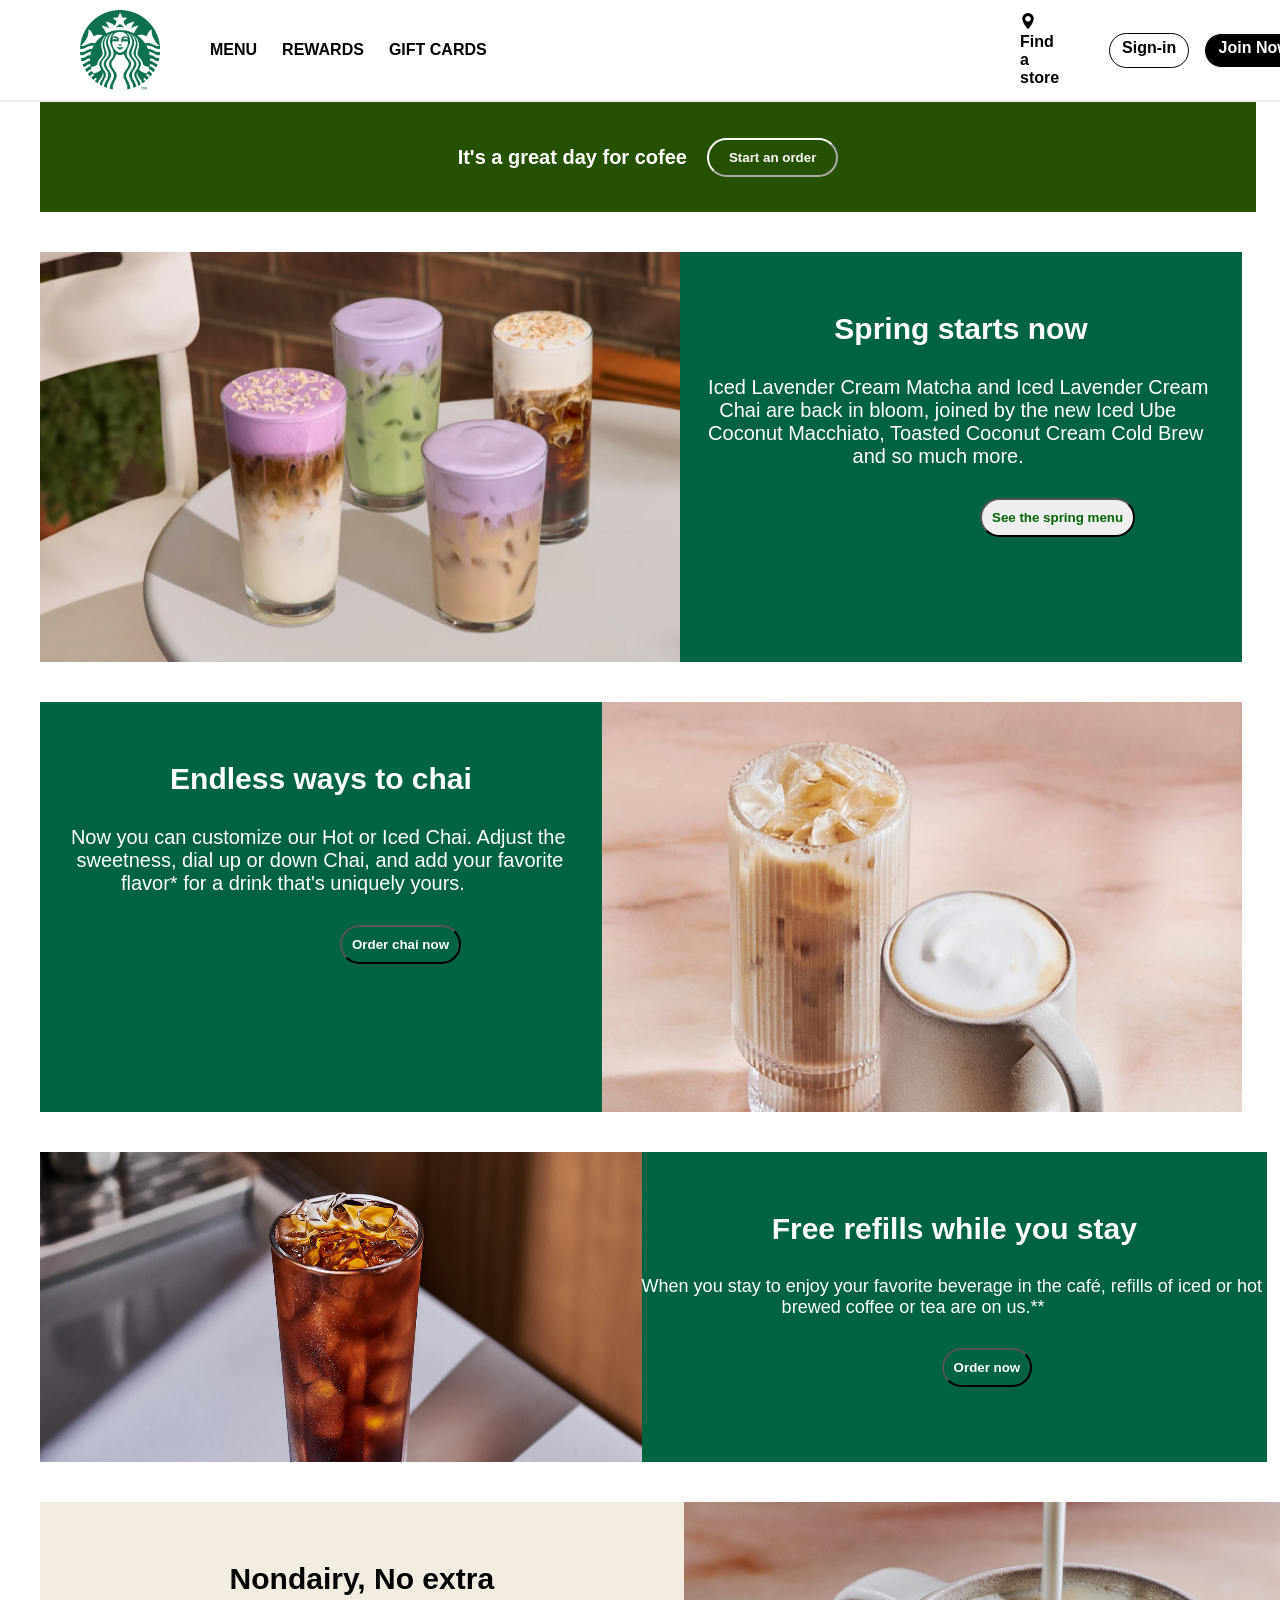
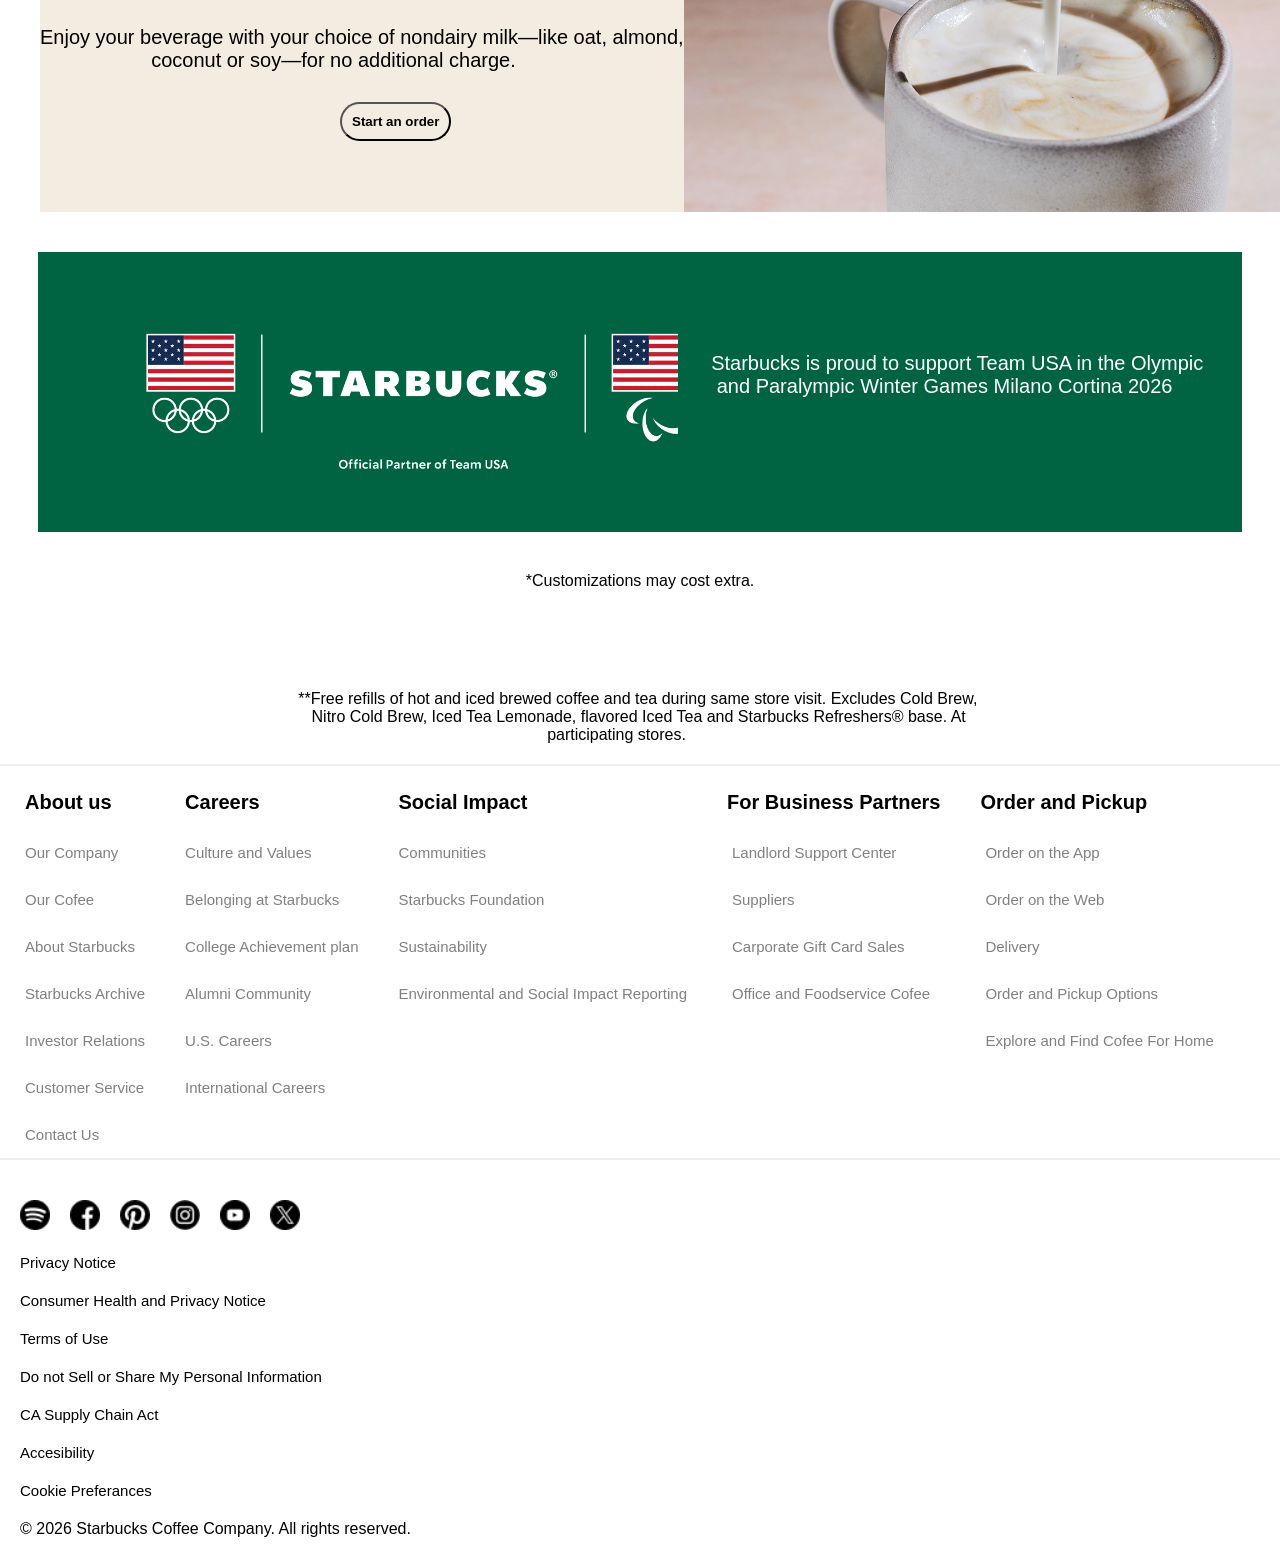
<file: index.html>
<!DOCTYPE html>
<html lang="en">
<head>
    <meta charset="UTF-8">
    <meta name="viewport" content="width=device-width, initial-scale=1.0">
    <title>Starbucks Cofee company</title>
    <link rel="icon" href="images/starbucks-logo.png" type="images/x-icon">
    <link rel="stylesheet" href="css/index.css">
</head>
<body>
    <div class="container">
        <header>
            <div class="navbar">
                <div class="nav1">
                    <div class="logo"><img src="images/starbucks-logo.png" height="80px"></div>
                <div class="menu-bar">
                    <nav>
                        <ul>
                            <li><a href="#">MENU</a></li>
                            <li><a href="./Rewards.html">REWARDS</a></li>
                            <li><a href="#">GIFT CARDS</a></li>
                        </ul>
                    </nav>
                </div>
                </div>
                <div class="nav2">
                     <div class="find">
                         <a href="#"><img src="images/maps-and-flags.png">Find a store</a>
                    </div>
                     <div class="btn">
                        <a href="./signin.html" class="sign-in">Sign-in</a>
                        <a href="./join now.html" class="join-now">Join Now</a>
                     </div>
                </div>
            </div>
        </header>
        <hr>

        <main>
            <div class="box">
                <p>It's a great day for cofee</p>
                <button><a href="#">Start an order</a></button>
            </div>
        </main>
        <div class="part1">
            <img src="images/img 1.webp" height="400px">
            <div class="para">
                <h3>Spring starts now</h3>
                <pre>Iced Lavender Cream Matcha and Iced Lavender Cream 
  Chai are back in bloom, joined by the new Iced Ube 
Coconut Macchiato, Toasted Coconut Cream Cold Brew 
                          and so much more.</pre>
                <button><a href="#">See the spring menu</a></button>          
            </div>
        </div>

        <div class="part2">
            <div class="para2">
                <h3>Endless ways to chai</h3>
                <pre>Now you can customize our Hot or Iced Chai. Adjust the 
 sweetness, dial up or down Chai, and add your favorite
         flavor* for a drink that's uniquely yours.</pre>
                <button><a href="#">Order chai now</a></button>
            </div>
            <img src="images/img 2.jpg" height="400px">
        </div>
        
        <div class="part3">
            <img src="images/img 3.webp" height="300px">
            <div class="para3">
                <h3>Free refills while you stay</h3>
                <pre>When you stay to enjoy your favorite beverage in the café, refills of iced or hot 
                            brewed coffee or tea are on us.**</pre>
                <button><a href="#">Order now</a></button>          
            </div>
        </div>

         <div class="part4">
            <div class="para4">
                <h3>Nondairy, No extra</h3>
                <pre>Enjoy your beverage with your choice of nondairy milk—like oat, almond,
                    coconut or soy—for no additional charge.</pre>
                <button><a href="#">Start an order</a></button>
            </div>
            <img src="images/img 4.jpg" height="400px">
        </div>
        
        <div class="part5">
            <div class="image"><img src="images/img 5.webp" height="300px"></div>
            <div class="para5"><pre>Starbucks is proud to support Team USA in the Olympic 
 and Paralympic Winter Games Milano Cortina 2026</pre></div>
        </div>

        <div class="para6">
            <p class="p1">*Customizations may cost extra.</p>
            <div class="p2"><pre>**Free refills of hot and iced brewed coffee and tea during same store visit. Excludes Cold Brew, 
   Nitro Cold Brew, Iced Tea Lemonade, flavored Iced Tea and Starbucks Refreshers® base. At 
                                                        participating stores.</pre></div>
        </div>
        <hr>
        
        <div class="column">

            <div class="column1">
            <h3 class="s1">About us</h3>
                <div class="subcolumn1">
                    <a href="#">Our Company</a>
                    <a href="#">Our Cofee</a>
                    <a href="#">About Starbucks</a>
                    <a href="#">Starbucks Archive</a>
                    <a href="#">Investor Relations</a>
                    <a href="#">Customer Service</a>
                    <a href="#">Contact Us</a>
                </div>
            </div>

             <div class="column2">
            <h3 class="s2">Careers</h3>
                <div class="subcolumn2">
                    <a href="#">Culture and Values</a>
                    <a href="#">Belonging at Starbucks</a>
                    <a href="#">College Achievement plan</a>
                    <a href="#">Alumni Community</a>
                    <a href="#">U.S. Careers</a>
                    <a href="#">International Careers</a>
                </div>
            </div>

            <div class="column3">
            <h3 class="s3">Social Impact</h3>
                <div class="subcolumn3">
                    <a href="#">Communities</a>
                    <a href="#">Starbucks Foundation</a>
                    <a href="#">Sustainability</a>
                    <a href="#">Environmental and Social Impact Reporting</a>
                </div>
            </div>

             <div class="column4">
            <h3 class="s4">For Business Partners</h3>
                <div class="subcolumn4">
                    <a href="#">Landlord Support Center</a>
                    <a href="#">Suppliers</a>
                    <a href="#">Carporate Gift Card Sales</a>
                    <a href="#">Office and Foodservice Cofee</a>
                </div>
            </div>

            <div class="column5">
            <h3 class="s5">Order and Pickup</h3>
                <div class="subcolumn5">
                    <a href="#">Order on the App</a>
                    <a href="#">Order on the Web</a>
                    <a href="#">Delivery</a>
                    <a href="#">Order and Pickup Options</a>
                    <a href="#">Explore and Find Cofee For Home</a>
                </div>
            </div>

        </div>
        <hr>
        <div class="icons">
            <div class="icon1"><a href="https://open.spotify.com/user/starbucks"><img src="images/spotify.png" height="30px" ></a></div>
            <div class="icon2"><a href="https://www.facebook.com/Starbucks/"><img src="images/facebook.png" height="30px" ></a></div>
            <div class="icon3"><a href="https://in.pinterest.com/starbucks/"><img src="images/pinterest-logo.png" height="30px" ></a></div>
            <div class="icon4"><a href="https://www.instagram.com/starbucks"><img src="images/instagram.png" height="30px" ></a></div>
            <div class="icon5"><a href="https://www.youtube.com/starbucks"><img src="images/youtube.png" height="30px" ></a></div>
            <div class="icon6"><a href="https://x.com/starbucks/"><img src="images/twitter.png" height="30px" ></a></div>
        </div>
        <div class="footer">
            <ul>
                <li><a href="#">Privacy Notice</a></li>
                <li><a href="#">Consumer Health and Privacy Notice</a></li>
                <li><a href="#">Terms of Use</a></li>
                <li><a href="#">Do not Sell or Share My Personal Information </a></li>
                <li><a href="#">CA Supply Chain Act</a></li>
                <li><a href="#">Accesibility</a></li>
                <li><a href="#">Cookie Preferances</a></li>
            </ul>
        </div>
        <div class="fp"><p>© 2026 Starbucks Coffee Company. All rights reserved.</p></div>
    </div>
</body>
</html>
</file>
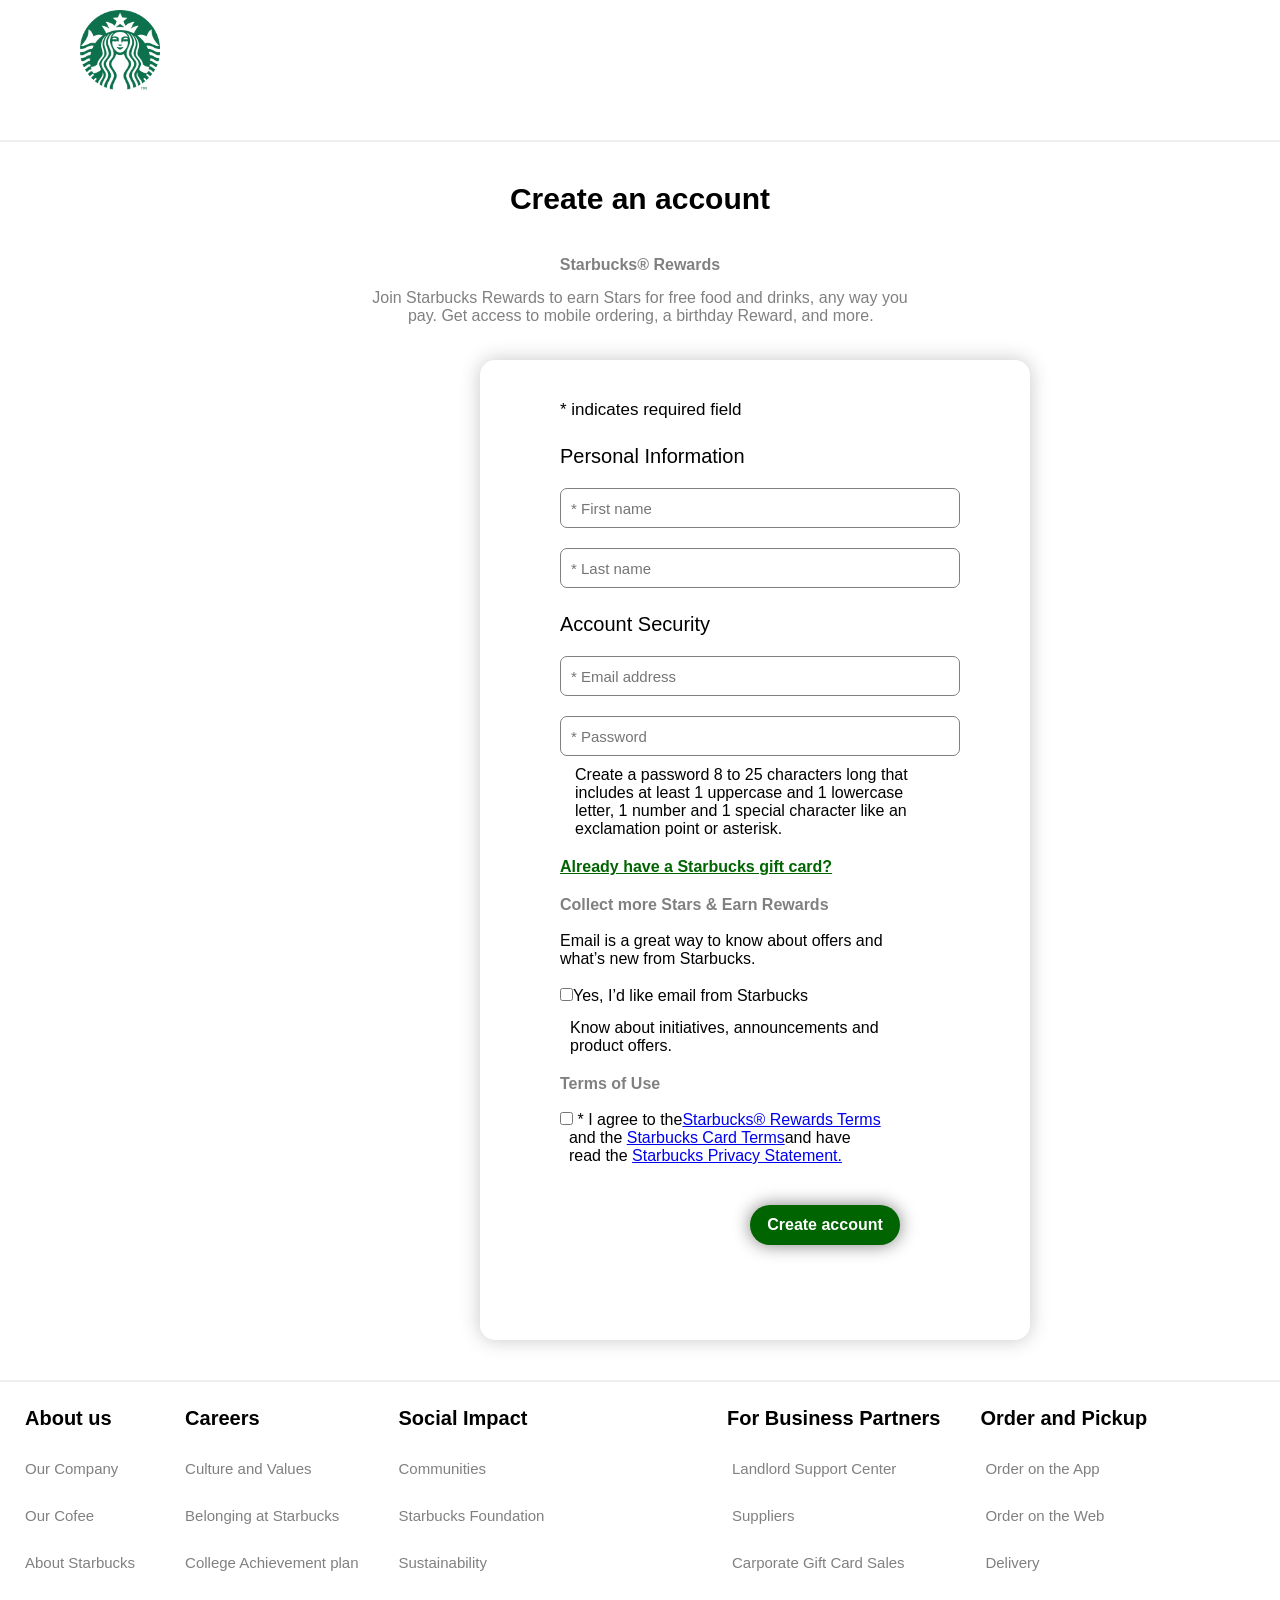
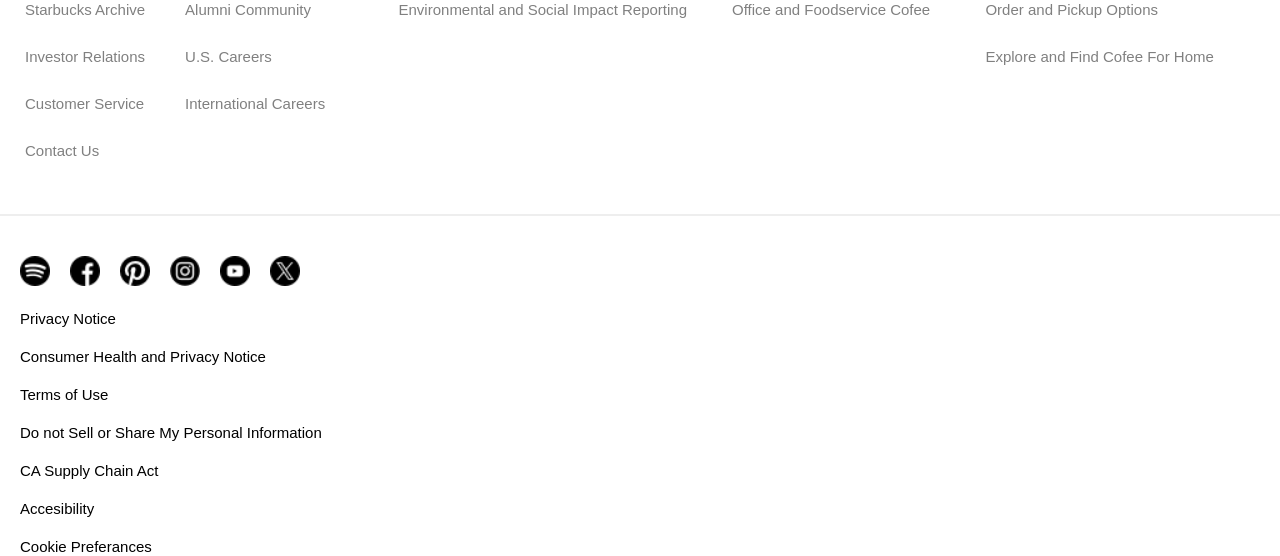
<file: join now.html>
<!DOCTYPE html>
<html lang="en">

<head>
    <meta charset="UTF-8">
    <meta name="viewport" content="width=device-width, initial-scale=1.0">
    <title>Create Starbucks Account</title>
    <link rel="stylesheet" href="css/join now.css">
    <link rel="icon" href="images/starbucks-logo.png" type="images/x-icon">
</head>

<body>
    <header>
        <div class="navbar">
            <div class="logo"><a href="index.html"><img src="images/starbucks-logo.png" height="80px"></a></div>
        </div>
    </header>
    <hr>
    <h2 class="h2">Create an account</h2>
    <h4 class="h4">Starbucks® Rewards</h4>
    <pre class="para">Join Starbucks Rewards to earn Stars for free food and drinks, any way you
        pay. Get access to mobile ordering, a birthday Reward, and more.</pre>
    <div class="container">
        <p class="top">* indicates required field</p>
        <div class="personal">
            <p>Personal Information</p>
            <input type="text" placeholder="* First name"> <br>
            <input type="text" placeholder="* Last name"> <br>
        </div>
        <div class="security">
            <p class="account">Account Security</p>
            <input type="text" placeholder="* Email address"> <br>
            <input type="password" placeholder="* Password"> <br>
            <p class=" sec-para">Create a password 8 to 25 characters long that <br>
                includes at least 1 uppercase and 1 lowercase <br>
                letter, 1 number and 1 special character like an <br>
                exclamation point or asterisk.</p>
        </div>

        <p class="already"><a href="#">Already have a Starbucks gift card?</a></p>

        <div class="collect">
            <p class="coll">Collect more Stars & Earn Rewards</p>
            <p class="coll-p1">Email is a great way to know about offers and <br>
                what’s new from Starbucks.</p>
            <input type="checkbox" class="check"><label>Yes, I’d like email from Starbucks</label>
            <p class="coll-p2">Know about initiatives, announcements and <br>
                product offers.</p>
        </div>

        <div class="terms">
            <p class="term-p1">Terms of Use</p>
            <input type="checkbox" class="inp">
            <label>* I agree to the<a href="#">Starbucks® Rewards Terms</a></label><br>
            <pre>                    and the <a href="#">Starbucks Card Terms</a>and have
                    read the <a href="#">Starbucks Privacy Statement.</a></pre>
        </div>
        <button class="create-btn">Create account</button>
    </div>
    <hr>
    <div class="column">

        <div class="column1">
            <h3 class="s1">About us</h3>
            <div class="subcolumn1">
                <a href="#">Our Company</a>
                <a href="#">Our Cofee</a>
                <a href="#">About Starbucks</a>
                <a href="#">Starbucks Archive</a>
                <a href="#">Investor Relations</a>
                <a href="#">Customer Service</a>
                <a href="#">Contact Us</a>
            </div>
        </div>

        <div class="column2">
            <h3 class="s2">Careers</h3>
            <div class="subcolumn2">
                <a href="#">Culture and Values</a>
                <a href="#">Belonging at Starbucks</a>
                <a href="#">College Achievement plan</a>
                <a href="#">Alumni Community</a>
                <a href="#">U.S. Careers</a>
                <a href="#">International Careers</a>
            </div>
        </div>

        <div class="column3">
            <h3 class="s3">Social Impact</h3>
            <div class="subcolumn3">
                <a href="#">Communities</a>
                <a href="#">Starbucks Foundation</a>
                <a href="#">Sustainability</a>
                <a href="#">Environmental and Social Impact Reporting</a>
            </div>
        </div>

        <div class="column4">
            <h3 class="s4">For Business Partners</h3>
            <div class="subcolumn4">
                <a href="#">Landlord Support Center</a>
                <a href="#">Suppliers</a>
                <a href="#">Carporate Gift Card Sales</a>
                <a href="#">Office and Foodservice Cofee</a>
            </div>
        </div>

        <div class="column5">
            <h3 class="s5">Order and Pickup</h3>
            <div class="subcolumn5">
                <a href="#">Order on the App</a>
                <a href="#">Order on the Web</a>
                <a href="#">Delivery</a>
                <a href="#">Order and Pickup Options</a>
                <a href="#">Explore and Find Cofee For Home</a>
            </div>
        </div>

    </div>
    <hr>
    <div class="icons">
        <div class="icon1"><a href="https://open.spotify.com/user/starbucks"><img src="images/spotify.png"
                    height="30px"></a></div>
        <div class="icon2"><a href="https://www.facebook.com/Starbucks/"><img src="images/facebook.png"
                    height="30px"></a></div>
        <div class="icon3"><a href="https://in.pinterest.com/starbucks/"><img src="images/pinterest-logo.png"
                    height="30px"></a></div>
        <div class="icon4"><a href="https://www.instagram.com/starbucks"><img src="images/instagram.png"
                    height="30px"></a></div>
        <div class="icon5"><a href="https://www.youtube.com/starbucks"><img src="images/youtube.png" height="30px"></a>
        </div>
        <div class="icon6"><a href="https://x.com/starbucks/"><img src="images/twitter.png" height="30px"></a></div>
    </div>
    <div class="footer">
        <ul>
            <li><a href="#">Privacy Notice</a></li>
            <li><a href="#">Consumer Health and Privacy Notice</a></li>
            <li><a href="#">Terms of Use</a></li>
            <li><a href="#">Do not Sell or Share My Personal Information </a></li>
            <li><a href="#">CA Supply Chain Act</a></li>
            <li><a href="#">Accesibility</a></li>
            <li><a href="#">Cookie Preferances</a></li>
        </ul>
    </div>
</body>

</html>
</file>
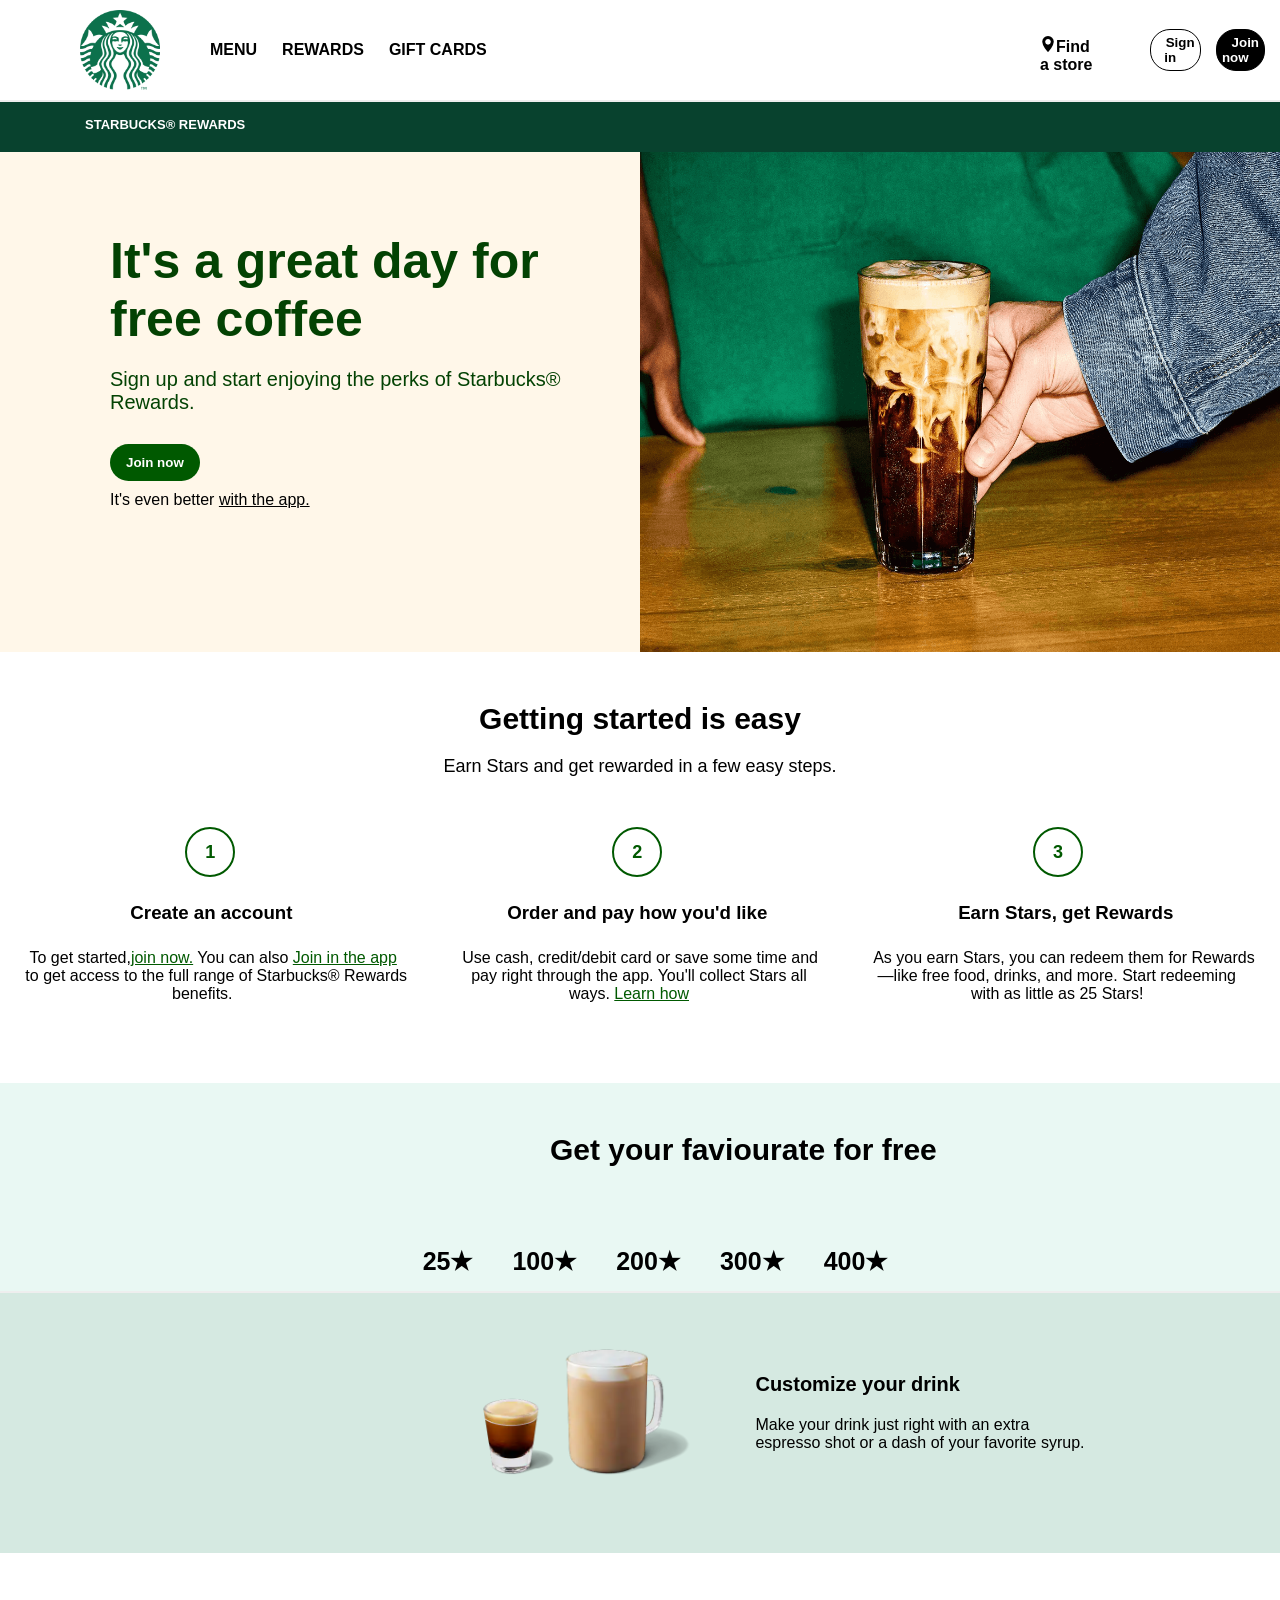
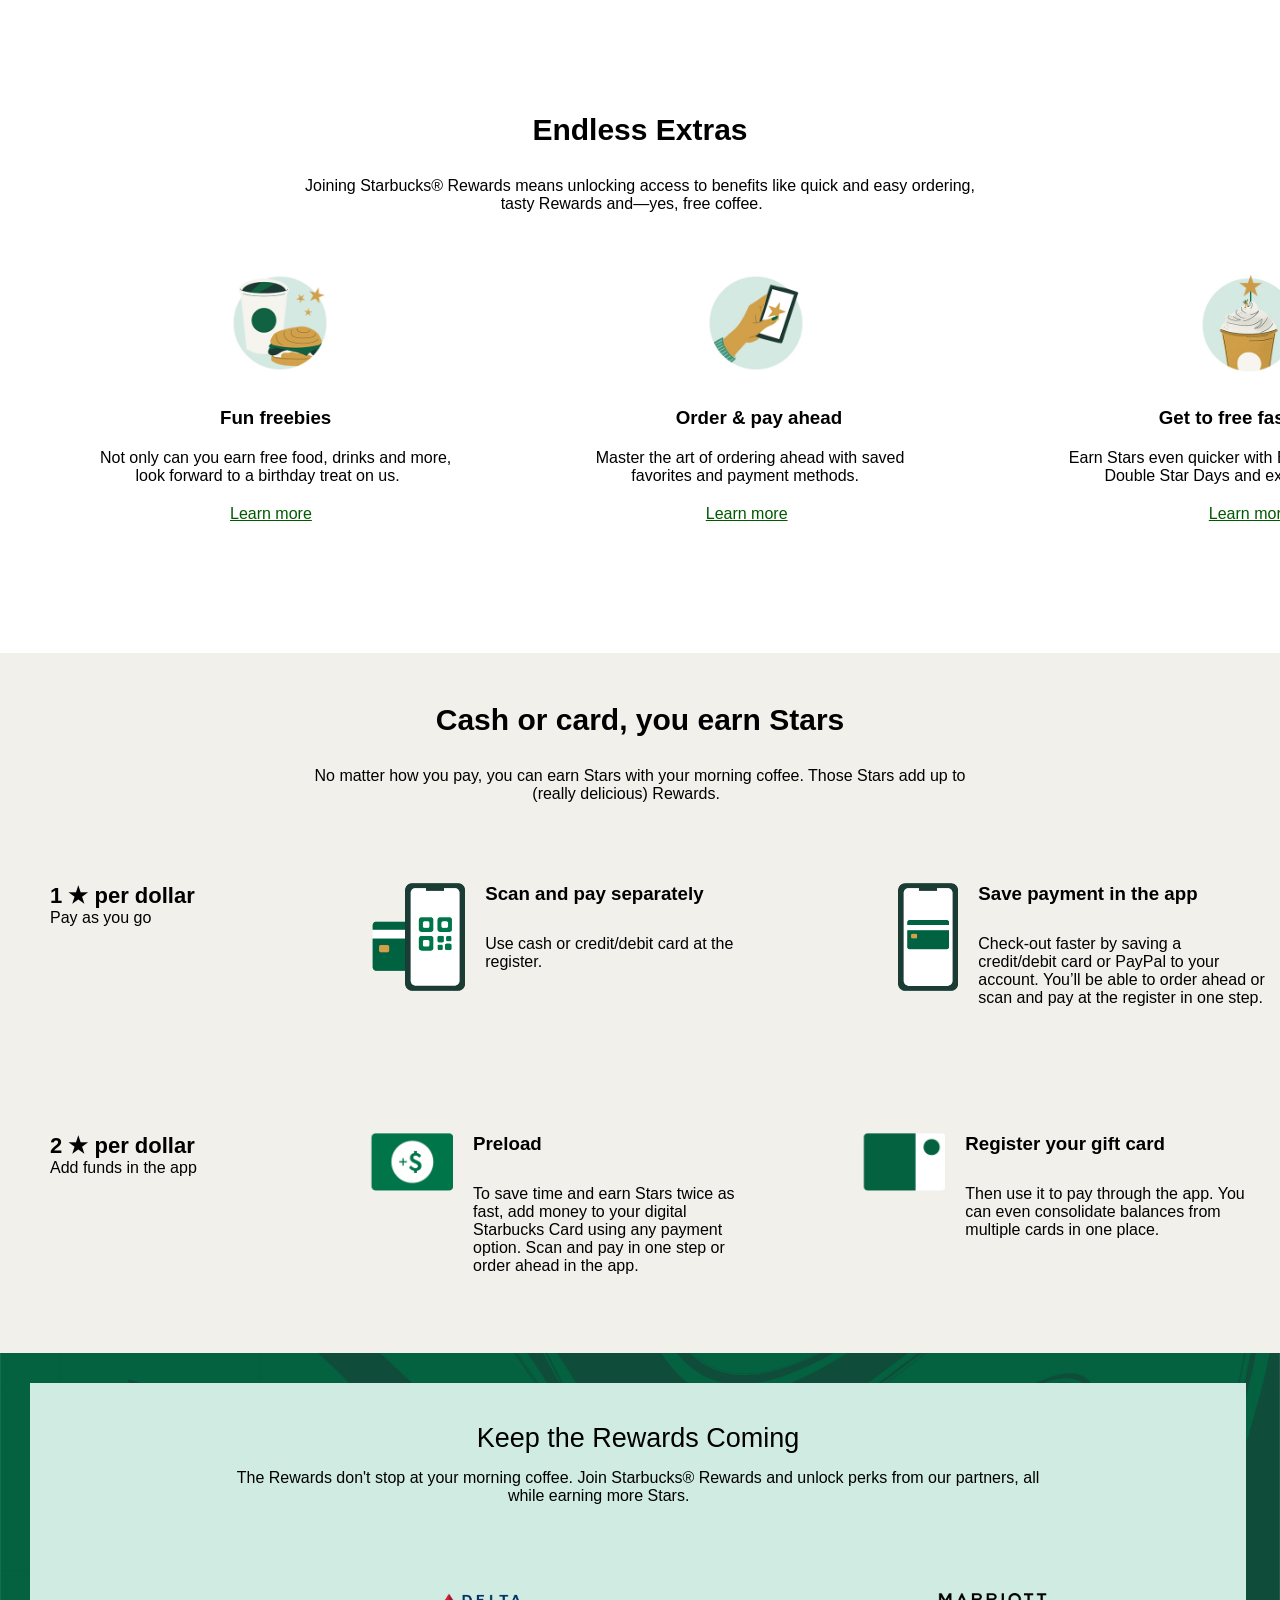
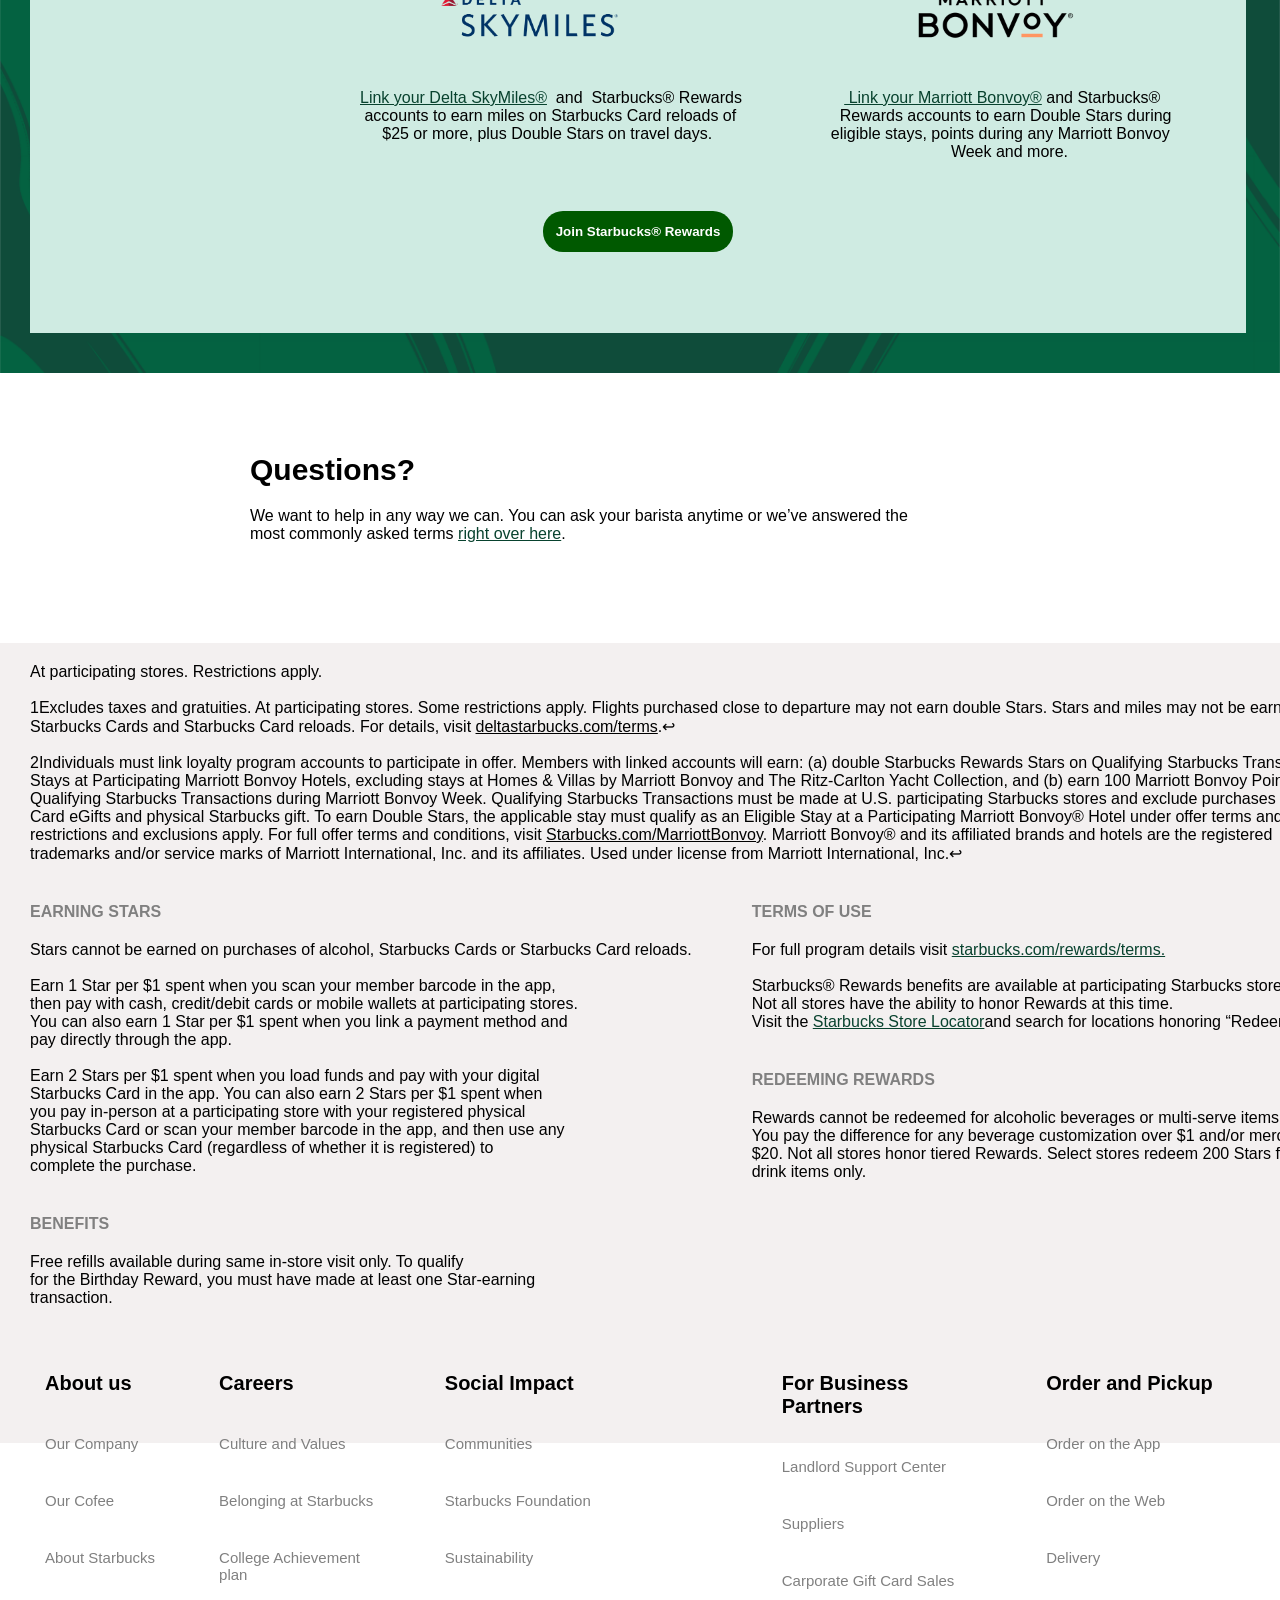
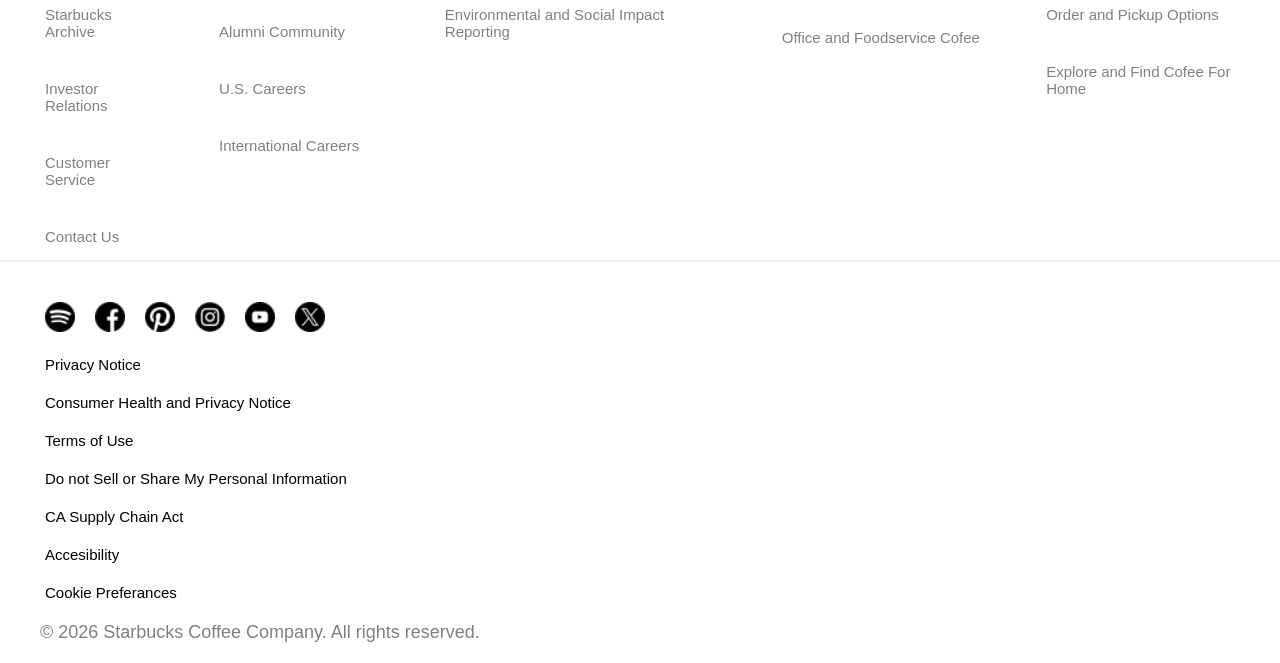
<file: Rewards.html>
<!DOCTYPE html>
<html lang="en">
<head>
    <meta charset="UTF-8">
    <meta name="viewport" content="width=device-width, initial-scale=1.0">
    <title>rewards</title>
    <link rel="stylesheet" href="css/rewards.css">
    <link rel="icon" href="images/starbucks-logo.png" type="images/x-icon">
</head>
<body>
    <div class="container">

        <header>
            <div class="navbar">
                <div class="nav1">
                    <div class="logo"><a href="./index.html"><img src="images/starbucks-logo.png" height="80px"></a></div>
                <div class="menu-bar">
                    <nav>
                        <ul>
                            <li><a href="">MENU</a></li>
                            <li><a href="Rewards.html">REWARDS</a></li>
                            <li><a href="#">GIFT CARDS</a></li>
                        </ul>
                    </nav>
                </div>
                </div>
                <div class="nav2">
                     <div class="find">
                         <a href="#"><img src="images/maps-and-flags.png">Find a store</a>
                    </div>
                     <div class="btn">
                        <button class="sign-in"><a href="#">Sign in</a></button>
                        <button class="join-now"><a href="#">Join now</a></button>
                     </div>
                </div>
            </div>
        </header>
        <hr>

        <div class="box">
            <p>STARBUCKS® REWARDS</p>
        </div>

        <div class="part1">
            <div class="sub1">
                <h1>It's a great day for
    free coffee</h1>
                <p>Sign up and start enjoying the perks of Starbucks® Rewards.</p>
                <button><a href="#">Join now</a></button> 
                <p class="p">It's even better <a href="#">with the app.</a></p>
                
            </div>
            <img src="images/part1-img.png" alt="cofee" height="500px">
        </div>

        <div class="part2">
            <h2>Getting started is easy</h2>
            <p>Earn Stars and get rewarded in a few easy steps.</p>
            
            <div class="round">
                <div class="round1">
                    <p class="r-1">1</p>
                    <h3>Create an account</h3>
                    <pre> To get started,<a href="#">join now.</a> You can also <a href="#">Join in the app</a> 
to get access to the full range of Starbucks® Rewards 
                                 benefits.</pre>
                </div>

                <div class="round2">
                    <p class="r-2">2</p>
                    <h3>Order and pay how you'd like</h3>
                    <pre>Use cash, credit/debit card or save some time and 
  pay right through the app. You'll collect Stars all 
                        ways. <a href="#">Learn how</a></pre>
                </div>

                <div class="round3">
                    <p class="r-3">3</p>
                    <h3>Earn Stars, get Rewards</h3>
                    <pre>As you earn Stars, you can redeem them for Rewards
 —like free food, drinks, and more. Start redeeming 
                      with as little as 25 Stars!</pre>
                </div>
            </div>
            
            <div class="star">
                <h3>Get your faviourate for free</h3>
                <ul>
                    <div class="s-5">
                        <li class="s-25"><a href="#">25★</a></li>
                        <li class="s-100"><a href="#">100★</a></li>
                        <li class="s-200"><a href="#">200★</a></li>
                        <li class="s-300"><a href="#">300★</a></li>
                        <li class="s-400"><a href="#">400★</a></li>
                    </div>
                </ul><hr>
                <div class="sub-star">
                        <img src="images/25-img.png" height="200px">
                            <div class="sub-para">
                            <h4>Customize your drink</h4>
                            <pre>Make your drink just right with an extra 
espresso shot or a dash of your favorite syrup.</pre>
                            </div>
                </div>
            </div>

            <div class="part3">
                <h3 class="h3">Endless Extras</h3>
                <pre class="pre">Joining Starbucks® Rewards means unlocking access to benefits like quick and easy ordering,
                                            tasty Rewards and—yes, free coffee.</pre>
                
                <div class="p3">
                    <div class="p3-1">
                        <img src="images/1-fun-freebies.jpg" width="100px">
                        <h3>Fun freebies</h3>
                        <pre>Not only can you earn free food, drinks and more, 
        look forward to a birthday treat on us.</pre>
                        <a href="#">Learn more</a>
                    </div>    

                    <div class="p3-2">
                        <img src="images/2-order-and-pay-ahead.jpg" width="100px">
                        <h3>Order & pay ahead</h3>
                        <pre>Master the art of ordering ahead with saved 
        favorites and payment methods.</pre>
                        <a href="#">Learn more</a>
                    </div> 

                    <div class="p3-3">
                        <img src="images/3-get-to-free-faster.jpg" width="100px">
                        <h3>Get to free faster</h3>
                        <pre>Earn Stars even quicker with Bonus Star challenges, 
        Double Star Days and exciting games.</pre>
                        <a href="#">Learn more</a>
                    </div>
                </div>
                 
                <div class="part4">
                    <div class="p4-heading">
                        <h3 class="cash">Cash or card, you earn Stars</h3>
                        <pre class="pay">No matter how you pay, you can earn Stars with your morning coffee. Those Stars add up to
                                                 (really delicious) Rewards.</pre>
                    </div>

                    <div class="p4-sub1">
                        <div class="start">
                            <h3>1 ★ per dollar</h3>
                            <pre>Pay as you go</pre>
                        </div>

                        <div class="center">
                            <img src="images/part4-1.png" height="170px">
                            <div class="center-para">
                                <h3>Scan and pay separately</h3>
                                <pre>Use cash or credit/debit card at the 
register.</pre>
                            </div>
                        </div>

                        <div class="end">
                            <img src="images/part4-2.png" height="170px">
                            <div class="end-para">
                                <h3>Save payment in the app</h3>
                                <pre>Check-out faster by saving a 
credit/debit card or PayPal to your 
account. You’ll be able to order ahead or 
scan and pay at the register in one step.</pre>
                            </div>
                        </div>
                    </div>
                    
                    <div class="p4-sub2">
                        <div class="start">
                            <h3>2 ★ per dollar</h3>
                            <pre>Add funds in the app</pre>
                        </div>

                        <div class="center">
                            <img src="images/part4-3.png" height="150px">
                            <div class="center-para">
                                <h3>Preload</h3>
                                <pre>To save time and earn Stars twice as 
fast, add money to your digital 
Starbucks Card using any payment 
option. Scan and pay in one step or 
order ahead in the app.</pre>
                            </div>
                        </div>

                        <div class="end">
                            <img src="images/part4-4.png" height="150px">
                            <div class="end-para">
                                <h3>Register your gift card</h3>
                                <pre>Then use it to pay through the app. You 
can even consolidate balances from 
multiple cards in one place.</pre>
                            </div>
                        </div>

                    </div>
                </div>

                <div class="part5">
                    <div class="part5-body">
                        <div class="part5-heading">
                            <h3 class="p5-head">Keep the Rewards Coming</h3>
                            <pre class="p5-pre">The Rewards don't stop at your morning coffee. Join Starbucks® Rewards and unlock perks from our partners, all
                                                             while earning more Stars.</pre>
                    </div>
                    
                    <div class="twins">
                        <div class="delta">
                            <img src="images/delta-skymiles.png" height="80px">
                            <pre><a href="#">Link your Delta SkyMiles®</a>  and  Starbucks® Rewards 
 accounts to earn miles on Starbucks Card reloads of 
     $25 or more, plus Double Stars on travel days.</pre>
                        </div>
                        <div class="marriott">
                            <img src="images/marriott-logo.png" height="80px">
                            <pre>    <a href="#"> Link your Marriott Bonvoy®</a> and Starbucks® 
   Rewards accounts to earn Double Stars during 
 eligible stays, points during any Marriott Bonvoy 
                            Week and more.</pre>
                        </div>
                    </div>
                        <div class="p5-end">
                            <button class="p5-btn"><a href="#">Join Starbucks® Rewards</a></button>
                        </div> 
                    </div>
                </div>
                

                <div class="question">
                    <h3>Questions?</h3>
                    <pre>We want to help in any way we can. You can ask your barista anytime or we’ve answered the 
most commonly asked terms <a href="#">right over here</a>.</pre>
                </div>
            <div class="last-paragraph">
                <pre class="last-pre">At participating stores. Restrictions apply.

1Excludes taxes and gratuities. At participating stores. Some restrictions apply. Flights purchased close to departure may not earn double Stars. Stars and miles may not be earned on purchases of alcohol, 
Starbucks Cards and Starbucks Card reloads. For details, visit <a href="#">deltastarbucks.com/terms</a>.↩

2Individuals must link loyalty program accounts to participate in offer. Members with linked accounts will earn: (a) double Starbucks Rewards Stars on Qualifying Starbucks Transactions during Eligible 
Stays at Participating Marriott Bonvoy Hotels, excluding stays at Homes & Villas by Marriott Bonvoy and The Ritz-Carlton Yacht Collection, and (b) earn 100 Marriott Bonvoy Points upon completion of 3 
Qualifying Starbucks Transactions during Marriott Bonvoy Week. Qualifying Starbucks Transactions must be made at U.S. participating Starbucks stores and exclude purchases of alcoholic beverages, Starbucks
Card eGifts and physical Starbucks gift. To earn Double Stars, the applicable stay must qualify as an Eligible Stay at a Participating Marriott Bonvoy® Hotel under offer terms and conditions. Other 
restrictions and exclusions apply. For full offer terms and conditions, visit <a href="#">Starbucks.com/MarriottBonvoy</a>. Marriott Bonvoy® and its affiliated brands and hotels are the registered 
trademarks and/or service marks of Marriott International, Inc. and its affiliates. Used under license from Marriott International, Inc.↩</pre>
            
                    <div class="lp">
                        <div class="lp-1">
                    <h4>EARNING STARS</h4>
                    <pre>Stars cannot be earned on purchases of alcohol, Starbucks Cards or Starbucks Card reloads.

Earn 1 Star per $1 spent when you scan your member barcode in the app, 
then pay with cash, credit/debit cards or mobile wallets at participating stores.
You can also earn 1 Star per $1 spent when you link a payment method and 
pay directly through the app.

Earn 2 Stars per $1 spent when you load funds and pay with your digital 
Starbucks Card in the app. You can also earn 2 Stars per $1 spent when 
you pay in-person at a participating store with your registered physical 
Starbucks Card or scan your member barcode in the app, and then use any 
physical Starbucks Card (regardless of whether it is registered) to 
complete the purchase.</pre>

                        <h4>BENEFITS</h4>

                        <pre>Free refills available during same in-store visit only. To qualify 
for the Birthday Reward, you must have made at least one Star-earning 
transaction.</pre>

                </div>

                <div class="lp-2">
                    <h4>TERMS OF USE</h4>
                    <pre>For full program details visit <a href="#">starbucks.com/rewards/terms.</a>

Starbucks® Rewards benefits are available at participating Starbucks stores. 
Not all stores have the ability to honor Rewards at this time. 
Visit the <a href="#">Starbucks Store Locator</a>and search for locations honoring “Redeem Rewards”.</pre>
                
                    <h4>REDEEMING REWARDS</h4>
                    <pre>Rewards cannot be redeemed for alcoholic beverages or multi-serve items.
You pay the difference for any beverage customization over $1 and/or merchandise item over
$20. Not all stores honor tiered Rewards. Select stores redeem 200 Stars for free food or 
drink items only.</pre>

                </div>
                </div>
                
        <div class="column">

            <div class="column1">
            <h3 class="s1">About us</h3>
                <div class="subcolumn1">
                    <a href="#">Our Company</a>
                    <a href="#">Our Cofee</a>
                    <a href="#">About Starbucks</a>
                    <a href="#">Starbucks Archive</a>
                    <a href="#">Investor Relations</a>
                    <a href="#">Customer Service</a>
                    <a href="#">Contact Us</a>
                </div>
            </div>

             <div class="column2">
            <h3 class="s2">Careers</h3>
                <div class="subcolumn2">
                    <a href="#">Culture and Values</a>
                    <a href="#">Belonging at Starbucks</a>
                    <a href="#">College Achievement plan</a>
                    <a href="#">Alumni Community</a>
                    <a href="#">U.S. Careers</a>
                    <a href="#">International Careers</a>
                </div>
            </div>

            <div class="column3">
            <h3 class="s3">Social Impact</h3>
                <div class="subcolumn3">
                    <a href="#">Communities</a>
                    <a href="#">Starbucks Foundation</a>
                    <a href="#">Sustainability</a>
                    <a href="#">Environmental and Social Impact Reporting</a>
                </div>
            </div>

             <div class="column4">
            <h3 class="s4">For Business Partners</h3>
                <div class="subcolumn4">
                    <a href="#">Landlord Support Center</a>
                    <a href="#">Suppliers</a>
                    <a href="#">Carporate Gift Card Sales</a>
                    <a href="#">Office and Foodservice Cofee</a>
                </div>
            </div>

            <div class="column5">
            <h3 class="s5">Order and Pickup</h3>
                <div class="subcolumn5">
                    <a href="#">Order on the App</a>
                    <a href="#">Order on the Web</a>
                    <a href="#">Delivery</a>
                    <a href="#">Order and Pickup Options</a>
                    <a href="#">Explore and Find Cofee For Home</a>
                </div>
            </div>

        </div>
        <hr>
        <div class="icons">
            <div class="icon1"><a href="https://open.spotify.com/user/starbucks"><img src="images/spotify.png" height="30px" ></a></div>
            <div class="icon2"><a href="https://www.facebook.com/Starbucks/"><img src="images/facebook.png" height="30px" ></a></div>
            <div class="icon3"><a href="https://in.pinterest.com/starbucks/"><img src="images/pinterest-logo.png" height="30px" ></a></div>
            <div class="icon4"><a href="https://www.instagram.com/starbucks"><img src="images/instagram.png" height="30px" ></a></div>
            <div class="icon5"><a href="https://www.youtube.com/starbucks"><img src="images/youtube.png" height="30px" ></a></div>
            <div class="icon6"><a href="https://x.com/starbucks/"><img src="images/twitter.png" height="30px" ></a></div>
        </div>
        <div class="footer">
            <ul>
                <li><a href="#">Privacy Notice</a></li>
                <li><a href="#">Consumer Health and Privacy Notice</a></li>
                <li><a href="#">Terms of Use</a></li>
                <li><a href="#">Do not Sell or Share My Personal Information </a></li>
                <li><a href="#">CA Supply Chain Act</a></li>
                <li><a href="#">Accesibility</a></li>
                <li><a href="#">Cookie Preferances</a></li>
            </ul>
        </div>
        <div class="fp"><p>© 2026 Starbucks Coffee Company. All rights reserved.</p></div>

            </div>
            </div>
        </div>
    </div>
</body>
</html>
</file>
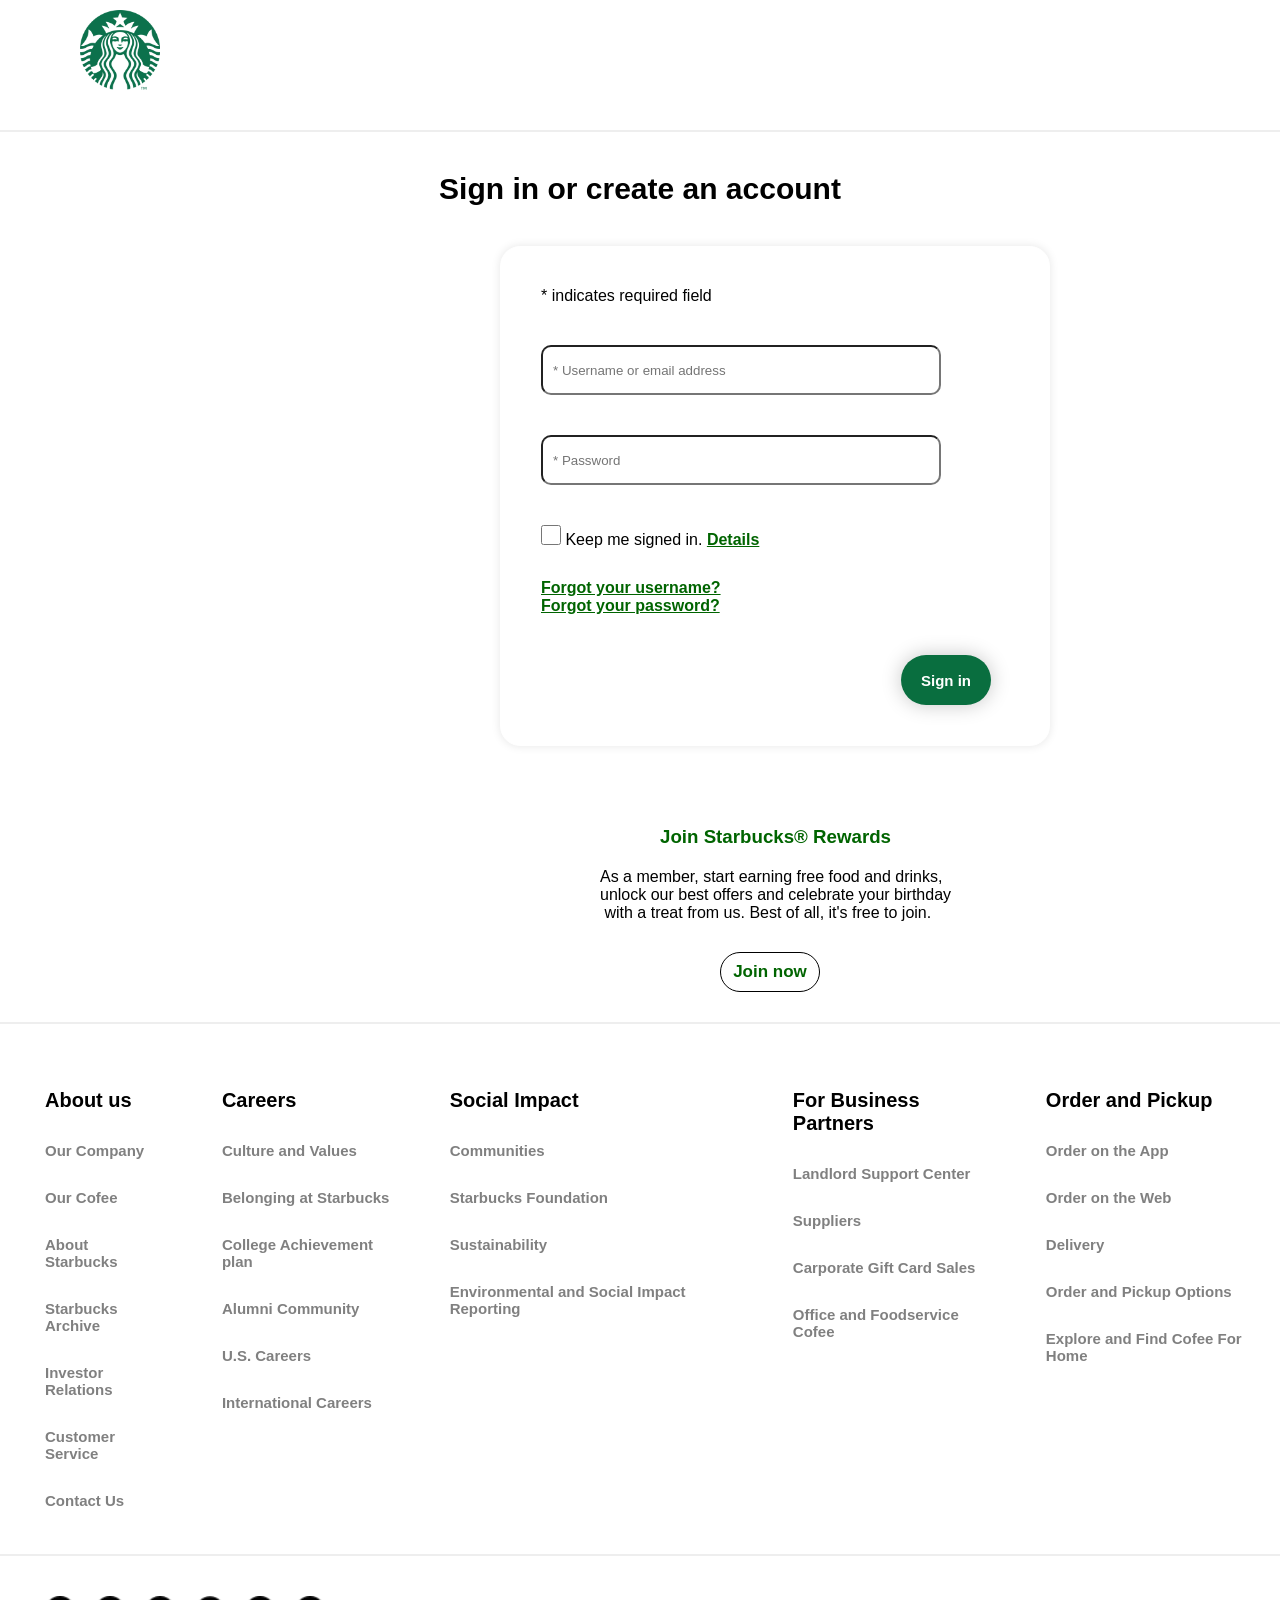
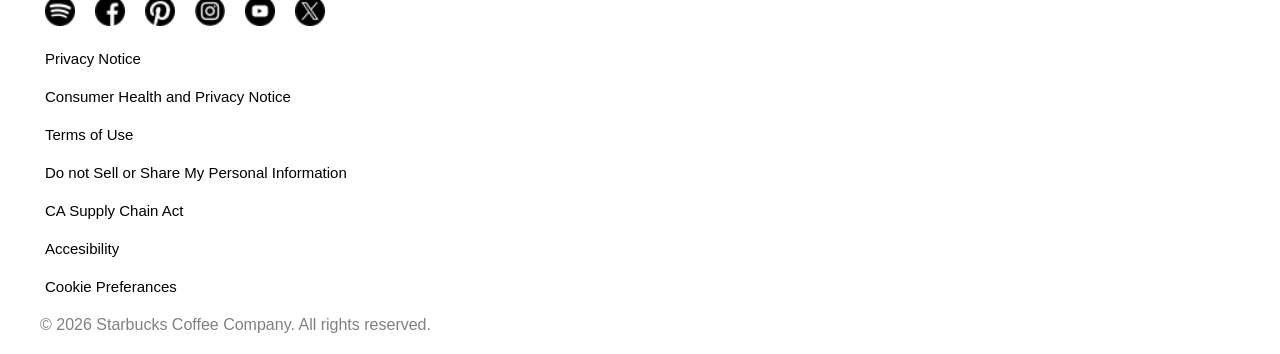
<file: signin.html>
<!DOCTYPE html>
<html lang="en">
<head>
    <meta charset="UTF-8">
    <meta name="viewport" content="width=device-width, initial-scale=1.0">
    <title>Sign-in</title>
    <link rel="stylesheet" href="css/sign-in.css">
    <link rel="icon" href="images/starbucks-logo.png" type="images/x-icon">
</head>
<body>
    <header>
        <div class="navbar">
            <div class="logo"><a href="index.html"><img src="images/starbucks-logo.png" height="80px"></a></div>
        </div>
    </header>
    <hr>
    <h2 class="h2">Sign in or create an account</h2>
    <div class="container">
        <form action="">
            <p>* indicates required field</p>
            <input type="text" name="text" class="username" placeholder="* Username or email address" required><br>
            <input type="password" name="password" class="password" placeholder="* Password" required><br>
            <input type="checkbox" class="checkbox"><label for="chekbox">   Keep me signed in. <a href="#">Details</a></label><br>
            <div class="a">
                <a href="">Forgot your username?</a><br>
                <a href="">Forgot your password?</a><br>
            </div>
            <button class="btn"><a href="#" >Sign in</a></button>
        </form>
    </div>
    <div class="paragraph">
        <h3>Join Starbucks® Rewards</h3>
        <pre>As a member, start earning free food and drinks, 
unlock our best offers and celebrate your birthday 
 with a treat from us. Best of all, it's free to join.</pre>
    </div>
    <button class="btn2"><a href="#">Join now</a></button>
    <hr>
    <div class="column">

            <div class="column1">
            <h3 class="s1">About us</h3>
                <div class="subcolumn1">
                    <a href="#">Our Company</a>
                    <a href="#">Our Cofee</a>
                    <a href="#">About Starbucks</a>
                    <a href="#">Starbucks Archive</a>
                    <a href="#">Investor Relations</a>
                    <a href="#">Customer Service</a>
                    <a href="#">Contact Us</a>
                </div>
            </div>

             <div class="column2">
            <h3 class="s2">Careers</h3>
                <div class="subcolumn2">
                    <a href="#">Culture and Values</a>
                    <a href="#">Belonging at Starbucks</a>
                    <a href="#">College Achievement plan</a>
                    <a href="#">Alumni Community</a>
                    <a href="#">U.S. Careers</a>
                    <a href="#">International Careers</a>
                </div>
            </div>

            <div class="column3">
            <h3 class="s3">Social Impact</h3>
                <div class="subcolumn3">
                    <a href="#">Communities</a>
                    <a href="#">Starbucks Foundation</a>
                    <a href="#">Sustainability</a>
                    <a href="#">Environmental and Social Impact Reporting</a>
                </div>
            </div>

             <div class="column4">
            <h3 class="s4">For Business Partners</h3>
                <div class="subcolumn4">
                    <a href="#">Landlord Support Center</a>
                    <a href="#">Suppliers</a>
                    <a href="#">Carporate Gift Card Sales</a>
                    <a href="#">Office and Foodservice Cofee</a>
                </div>
            </div>

            <div class="column5">
            <h3 class="s5">Order and Pickup</h3>
                <div class="subcolumn5">
                    <a href="#">Order on the App</a>
                    <a href="#">Order on the Web</a>
                    <a href="#">Delivery</a>
                    <a href="#">Order and Pickup Options</a>
                    <a href="#">Explore and Find Cofee For Home</a>
                </div>
            </div>

        </div>
        <hr>
        <div class="icons">
            <div class="icon1"><a href="https://open.spotify.com/user/starbucks"><img src="images/spotify.png" height="30px" ></a></div>
            <div class="icon2"><a href="https://www.facebook.com/Starbucks/"><img src="images/facebook.png" height="30px" ></a></div>
            <div class="icon3"><a href="https://in.pinterest.com/starbucks/"><img src="images/pinterest-logo.png" height="30px" ></a></div>
            <div class="icon4"><a href="https://www.instagram.com/starbucks"><img src="images/instagram.png" height="30px" ></a></div>
            <div class="icon5"><a href="https://www.youtube.com/starbucks"><img src="images/youtube.png" height="30px" ></a></div>
            <div class="icon6"><a href="https://x.com/starbucks/"><img src="images/twitter.png" height="30px" ></a></div>
        </div>
        <div class="footer">
            <ul>
                <li><a href="#">Privacy Notice</a></li>
                <li><a href="#">Consumer Health and Privacy Notice</a></li>
                <li><a href="#">Terms of Use</a></li>
                <li><a href="#">Do not Sell or Share My Personal Information </a></li>
                <li><a href="#">CA Supply Chain Act</a></li>
                <li><a href="#">Accesibility</a></li>
                <li><a href="#">Cookie Preferances</a></li>
            </ul>
        </div>
        <div class="fp"><p>© 2026 Starbucks Coffee Company. All rights reserved.</p></div>
</body>
</html>
</file>
<file: css/index.css>
* {
    margin: 0;
    padding: 0;
    box-sizing: border-box;
    font-family: 'Segoe UI', Tahoma, Geneva, Verdana, sans-serif;
}

.container {
    width: 100%;
    height: 100vh;
    background-color: white;
}

.navbar {
    height: 100px;
    width: 100%;
    background-color: white;
    display: flex;
}

.nav1 {
    width: 50%;
    height: 100px;
    display: flex;
}

.nav1 img {
    display: flex;
    justify-content: flex-start;
    align-items: flex-start;
    margin-left: 80px;
    margin-top: 10px;
}

.menu-bar {
    display: flex;
    justify-content: center;
    align-items: center;
    margin-left: 50px;
}

.menu-bar nav ul {
    display: flex;
}

.menu-bar nav ul li {
    margin-right: 25px;
    list-style: none;
}

.menu-bar nav ul li a {
    text-decoration: none;
    color: black;
    font-weight: bold;
}

.nav2 {
    width: 50%;
    height: 100px;
    display: flex;

}

.nav2 .find {
    display: flex;
    justify-content: center;
    align-items: center;
    margin-left: 380px;
}

.nav2 .find a {
    text-decoration: none;
    color: black;
    font-weight: bold;
}

.btn {
    display: flex;
    justify-content: flex-end;
    align-items: center;
    margin-left: 50px;
}

.btn a {
    margin-right: 15px;
    padding: 5px;
    border-radius: 20px;
}

.sign-in {
    text-decoration: none;
    color: black;
    font-weight: bold;
    border: 1px solid;
    border-radius: 20px;
    text-align: center;
    height: 35px;
    width: 80px;
}

.join-now {
    text-decoration: none;
    color: white;
    font-weight: bold;
    border: 1px solid;
    border-radius: 20px;
    text-align: center;
    height: 35px;
    width: 100px;
    background-color: black;
}

hr {
    border-style: groove;
}

.box {
    width: 95%;
    height: 110px;
    background-color: rgb(39, 81, 2);
    margin-left: 40px;
    display: flex;
    align-items: center;
    justify-content: center;

}

.box p {
    display: flex;
    justify-content: center;
    align-items: center;
    font-size: 20px;
    font-weight: bold;
    color: white;
    margin-right: 20px;
}

.box button {
    display: flex;
    border-radius: 20px;
    border-color: white;
    background-color: transparent;
}

.box button a {
    text-decoration: none;
    text-align: center;
    font-weight: bold;
    padding: 10px;
    padding-left: 20px;
    padding-right: 20px;
    color: white;
}

.part1 {
    display: flex;
}

.part1 img {
    width: 50%;
    height: 410px;
    margin-left: 40px;
    margin-top: 40px;
}

.part1 .para {
    width: 50%;
    height: 410px;
    margin-right: 38px;
    margin-top: 40px;
    background-color: #006342;
    color: white;
}

.para h3 {
    display: flex;
    justify-content: center;
    font-size: 30px;
    margin-top: 60px;
}

.para pre {
    display: flex;
    justify-content: center;
    align-items: center;
    font-size: 20px;
    margin-top: 30px;
}

.para button {
    border-radius: 20px;
    padding: 10px;
    margin-top: 30px;
    margin-left: 300px;
}

.para button a {
    text-decoration: none;
    color: black;
    font-weight: bold;
    color: darkgreen;
}

.part2 {
    display: flex;
}

.part2 .para2 {
    width: 50%;
    height: 410px;
    margin-left: 40px;
    margin-top: 40px;
    background-color: #006342;
}

.para2 h3 {
    display: flex;
    justify-content: center;
    font-size: 30px;
    margin-top: 60px;
    color: white;
}

.para2 pre {
    display: flex;
    justify-content: center;
    align-items: center;
    font-size: 20px;
    margin-top: 30px;
    color: white;
}

.para2 button {
    border-radius: 20px;
    padding: 10px;
    margin-left: 300px;
    margin-top: 30px;
    background-color: transparent;
}

.para2 button a {
    text-decoration: none;
    color: white;
    font-weight: bold;
}

.part2 img {
    width: 50%;
    height: 410px;
    margin-right: 38px;
    margin-top: 40px;
}

.part3 {
    display: flex;
}

.part3 img {
    width: 47%;
    height: 310px;
    margin-left: 40px;
    margin-top: 40px;
}

.part3 .para3 {
    width: 53%;
    height: 310px;
    margin-right: 38px;
    margin-top: 40px;
    background-color: #006342;
    color: white;
}

.para3 h3 {
    display: flex;
    justify-content: center;
    font-size: 30px;
    margin-top: 60px;
}

.para3 pre {
    display: flex;
    justify-content: center;
    align-items: center;
    font-size: 18px;
    margin-top: 30px;
}

.para3 button {
    border-radius: 20px;
    padding: 10px;
    margin-top: 30px;
    margin-left: 300px;
    background-color: transparent;
}

.para3 button a {
    text-decoration: none;
    color: white;
    font-weight: bold;
}

.part4 {
    display: flex;
}

.part4 .para4 {
    width: 57%;
    height: 310px;
    margin-left: 40px;
    margin-top: 40px;
    background-color: rgb(243, 236, 224);
}

.para4 h3 {
    display: flex;
    justify-content: center;
    font-size: 30px;
    margin-top: 60px;
    color: black;
}

.para4 pre {
    display: flex;
    justify-content: center;
    align-items: center;
    font-size: 20px;
    margin-top: 30px;
    color: black;
}

.para4 button {
    border-radius: 20px;
    padding: 10px;
    margin-left: 300px;
    margin-top: 30px;
    background-color: transparent;
}

.para4 button a {
    text-decoration: none;
    color: black;
    font-weight: bold;
}

.part4 img {
    width: 48%;
    height: 310px;
    margin-right: 38px;
    margin-top: 40px;
}

.part5 {
    display: flex;
}

.part5 .image {
    width: 50%;
    height: 280px;
    margin-left: 38px;
    margin-top: 40px;
    background-color: #006342;
}

.para5 {
    width: 50%;
    height: 280px;
    margin-right: 38px;
    margin-top: 40px;
    background-color: #006342;
}

.part5 .para5 pre {
    display: flex;
    justify-content: center;
    align-items: center;
    color: white;
    font-size: 20px;
    margin-top: 100px;
}

.para6 .p1 {
    display: flex;
    justify-content: center;
    align-items: center;
    margin-top: 40px;
}

.para6 .p2 {
    display: flex;
    justify-content: center;
    margin-top: 100px;
    margin-bottom: 20px;
}

.column {
    display: flex;
}

.column .column1 .s1 {
    text-decoration: none;
    color: black;
    font-size: 20px;
    display: flex;
    flex-direction: column;
    padding: 15px;
    margin-left: 10px;
    margin-top: 10px;
}

.column .column1 .subcolumn1 a {
    text-decoration: none;
    color: grey;
    font-size: 15px;
    display: flex;
    flex-direction: column;
    padding: 15px;
    margin-left: 10px;
}

.column .column2 .s2 {
    text-decoration: none;
    color: black;
    font-size: 20px;
    display: flex;
    flex-direction: column;
    padding: 15px;
    margin-left: 10px;
    margin-top: 10px;
}

.column .column2 .subcolumn2 a {
    text-decoration: none;
    color: grey;
    font-size: 15px;
    display: flex;
    flex-direction: column;
    padding: 15px;
    margin-left: 10px;
}

.column .column3 .s3 {
    text-decoration: none;
    color: black;
    font-size: 20px;
    display: flex;
    flex-direction: column;
    padding: 15px;
    margin-left: 10px;
    margin-top: 10px;
}

.column .column3 .subcolumn3 a {
    text-decoration: none;
    color: grey;
    font-size: 15px;
    display: flex;
    flex-direction: column;
    padding: 15px;
    margin-left: 10px;
}

.column .column4 .s4 {
    text-decoration: none;
    color: black;
    font-size: 20px;
    display: flex;
    flex-direction: column;
    padding: 15px;
    margin-left: 10px;
    margin-top: 10px;
}

.column .column4 .subcolumn4 a {
    text-decoration: none;
    color: grey;
    font-size: 15px;
    display: flex;
    flex-direction: column;
    padding: 15px;
    margin-left: 15px;
}

.column .column5 .s5 {
    text-decoration: none;
    color: black;
    font-size: 20px;
    display: flex;
    flex-direction: column;
    padding: 15px;
    margin-left: 10px;
    margin-top: 10px;
}

.column .column5 .subcolumn5 a {
    text-decoration: none;
    color: grey;
    font-size: 15px;
    display: flex;
    flex-direction: column;
    padding: 15px;
    margin-left: 15px;
}

.icons {
    display: flex;
}

.icon1 {
    margin-top: 40px;
    margin-left: 20px;
}

.icon2 {
    margin-top: 40px;
    margin-left: 20px;
}

.icon3 {
    margin-top: 40px;
    margin-left: 20px;
}

.icon4 {
    margin-top: 40px;
    margin-left: 20px;
}

.icon5 {
    margin-top: 40px;
    margin-left: 20px;
}

.icon6 {
    margin-top: 40px;
    margin-left: 20px;
}

.footer ul li a {
    text-decoration: none;
    color: black;
    font-size: 15px;
    font-weight: 500;
}

.footer ul {
    list-style: none;
    margin-left: 20px;
}

.footer ul li {
    margin-top: 20px;
}

.fp {
    margin-top: 20px;
    margin-left: 20px;
    padding-bottom: 20px;
}
</file>
<file: css/join now.css>
* {
    margin: 0;
    padding: 0;
    box-sizing: border-box;
    font-family: 'Segoe UI', Tahoma, Geneva, Verdana, sans-serif;
}

.navbar {
    height: 100px;
    width: 100%;
    background-color: white;
    display: flex;
}

.logo {
    display: flex;
    justify-content: flex-start;
    align-items: flex-start;
    margin-left: 80px;
    margin-top: 10px;
}

hr {
    border-style: groove;
}

.h2 {
    display: flex;
    justify-content: center;
    margin-top: 40px;
    margin-bottom: 40px;
    font-size: 30px;
}

.h4 {
    display: flex;
    justify-content: center;
    color: gray;
}

.para {
    display: flex;
    justify-content: center;
    color: gray;
    margin-top: 15px;
}

.container {
    height: 980px;
    width: 550px;
    border: 0px solid;
    border-radius: 15px;
    box-shadow: 0 0 20px rgb(199, 199, 199);
    margin-left: 480px;
    margin-top: 35px;
}

.container .top {
    margin-left: 80px;
    font-size: 17px;
    padding-top: 40px;
}

.container .personal {
    margin-left: 80px;
    margin-top: 25px;
}

.personal p {
    font-size: 20px;
    font-weight: 500;
}

.personal input {
    height: 40px;
    width: 400px;
    border: 1px solid grey;
    border-radius: 7px;
    padding: 10px;
    margin-top: 20px;
    color: black;
    font-size: 15px;
}

.container .security {
    margin-left: 80px;
    margin-top: 25px;
}


.security .account {
    font-size: 20px;
    font-weight: 500;
}

.security input {
    height: 40px;
    width: 400px;
    border: 1px solid grey;
    border-radius: 7px;
    padding: 10px;
    margin-top: 20px;
    color: black;
    font-size: 15px;
}

.security .sec-para {
    margin-top: 10px;
    margin-left: 15px;
}

.already {
    margin-top: 20px;
    margin-left: 80px;
    font-weight: bold;
}

.already a {
    color: darkgreen;
}

.coll {
    margin-left: 80px;
    margin-top: 20px;
    padding-bottom: 18px;
    font-weight: bold;
    color: grey;
}

.coll-p1 {
    margin-left: 80px;
}

.check {
    margin-top: 20px;
    margin-left: 80px;
    margin-bottom: 18px;
}

.coll-p2 {
    margin-left: 90px;
}

.term-p1 {
    margin-top: 20px;
    margin-left: 80px;
    font-weight: bold;
    color: grey;
    margin-bottom: 18px;
}

.inp {
    margin-left: 80px;
}

.create-btn{
    height: 40px;
    width: 150px;
    font-size: 16px;
    font-weight: bold;
    color: white;
    background-color: darkgreen;
    border: 0px solid;
    box-shadow: 0 0 18px grey;
    border-radius: 20px;
    cursor: pointer;
    margin-top: 40px;
    margin-left: 270px;
}

hr{
    margin-top: 40px;
}

.column {
    display: flex;
}

.column .column1 .s1 {
    text-decoration: none;
    color: black;
    font-size: 20px;
    display: flex;
    flex-direction: column;
    padding: 15px;
    margin-left: 10px;
    margin-top: 10px;
}

.column .column1 .subcolumn1 a {
    text-decoration: none;
    color: grey;
    font-size: 15px;
    display: flex;
    flex-direction: column;
    padding: 15px;
    margin-left: 10px;
}

.column .column2 .s2 {
    text-decoration: none;
    color: black;
    font-size: 20px;
    display: flex;
    flex-direction: column;
    padding: 15px;
    margin-left: 10px;
    margin-top: 10px;
}

.column .column2 .subcolumn2 a {
    text-decoration: none;
    color: grey;
    font-size: 15px;
    display: flex;
    flex-direction: column;
    padding: 15px;
    margin-left: 10px;
}

.column .column3 .s3 {
    text-decoration: none;
    color: black;
    font-size: 20px;
    display: flex;
    flex-direction: column;
    padding: 15px;
    margin-left: 10px;
    margin-top: 10px;
}

.column .column3 .subcolumn3 a {
    text-decoration: none;
    color: grey;
    font-size: 15px;
    display: flex;
    flex-direction: column;
    padding: 15px;
    margin-left: 10px;
}

.column .column4 .s4 {
    text-decoration: none;
    color: black;
    font-size: 20px;
    display: flex;
    flex-direction: column;
    padding: 15px;
    margin-left: 10px;
    margin-top: 10px;
}

.column .column4 .subcolumn4 a {
    text-decoration: none;
    color: grey;
    font-size: 15px;
    display: flex;
    flex-direction: column;
    padding: 15px;
    margin-left: 15px;
}

.column .column5 .s5 {
    text-decoration: none;
    color: black;
    font-size: 20px;
    display: flex;
    flex-direction: column;
    padding: 15px;
    margin-left: 10px;
    margin-top: 10px;
}

.column .column5 .subcolumn5 a {
    text-decoration: none;
    color: grey;
    font-size: 15px;
    display: flex;
    flex-direction: column;
    padding: 15px;
    margin-left: 15px;
}

.icons {
    display: flex;
}

.icon1 {
    margin-top: 40px;
    margin-left: 20px;
}

.icon2 {
    margin-top: 40px;
    margin-left: 20px;
}

.icon3 {
    margin-top: 40px;
    margin-left: 20px;
}

.icon4 {
    margin-top: 40px;
    margin-left: 20px;
}

.icon5 {
    margin-top: 40px;
    margin-left: 20px;
}

.icon6 {
    margin-top: 40px;
    margin-left: 20px;
}

.footer ul li a {
    text-decoration: none;
    color: black;
    font-size: 15px;
    font-weight: 500;
}

.footer ul {
    list-style: none;
    margin-left: 20px;
}

.footer ul li {
    margin-top: 20px;
}

.fp {
    margin-top: 20px;
    margin-left: 20px;
    padding-bottom: 20px;
}
</file>
<file: css/rewards.css>
*{
    margin: 0;
    padding: 0;
    box-sizing: border-box;
    font-family: 'Segoe UI', Tahoma, Geneva, Verdana, sans-serif;
}

.container{
    width: 100%;
    height: 100vh;
    background-color:white;
}

.navbar{
    height: 100px;
    width: 100%;
    background-color: white;
    display: flex;
}

.nav1{
    width: 50%;
    height: 100px;
    display: flex;
}

.nav1 img{
    display: flex;
    justify-content: flex-start;
    align-items: flex-start;
    margin-left: 80px;
    margin-top: 10px;
}

.menu-bar{
    display: flex;
    justify-content: center;
    align-items: center;
    margin-left: 50px;
}

.menu-bar nav ul{
    display: flex;
}

.menu-bar nav ul li{
    margin-right: 25px;
    list-style: none;
}

.menu-bar nav ul li a{
    text-decoration: none;
    color: black;
    font-weight: bold;
}

.nav2{
    width: 50%;
    height: 100px;
    display: flex;

}

.nav2 .find{
    display: flex;
    justify-content: center;
    align-items: center;
    margin-left: 400px;
}

.nav2 .find a{
    text-decoration: none;
    color: black;
    font-weight: bold;
}

.btn{
    display: flex;
    justify-content: flex-end;
    align-items: center;
    margin-left: 50px;
}

.btn button{
    margin-right: 15px;
    padding: 5px;
    border-radius: 20px;
}

.sign-in{
    background-color: white;
    border: 1px solid black;

}

.join-now{
    background-color: black;
    color: white !important;
    border: 1px solid black;
}

.sign-in a{
    text-decoration: none;
    font-weight: bold;
    padding: 10px;
    color: #000;
}

.join-now a{
    text-decoration: none;
    font-weight: bold;
    padding: 10px;
    color: #ffffff;
}

hr{
    border-style: groove;
}

.box{
    width: 100%;
    height: 50px;
    background-color: #08422e;
}

.box p{
    color: white;
    font-size: small;
    display: flex;
    font-weight: bold;
    padding: 15px;
    margin-left: 70px;
}
.part1{
    display: flex;
}

.part1 img{
    width: 50%;
}

.part1 .sub1{
    width: 50%;
    height: 500px;
    background-color: rgb(255, 247, 233);
    color: rgb(3, 66, 3);
}

.part1 .sub1 h1{
    font-size: 50px;
    margin-left: 110px;
    margin-top: 80px;
    font-family: 'Trebuchet MS', 'Lucida Sans Unicode', 'Lucida Grande', 'Lucida Sans', Arial, sans-serif;
}

.part1 .sub1 p{
    margin-left: 110px;
    font-size: 20px;
    margin-top: 20px;
}

.part1 .sub1 .p{
    font-size: medium;
    color: black;
}

.part1 .sub1 button{
    margin-left: 110px;
    margin-top: 30px;
    padding: 10px;
    border-radius: 20px;
    background-color: rgb(0, 89, 0);
    border: 1px solid transparent;
}

.part1 .sub1 button a{
    text-decoration: none;
    font-weight: bold;
    color: white;
    margin-left: 5px;
    margin-right: 5px;
}

.part1 .sub1 .p,a{
    margin-top: 10px;
    color: black;
}
.part2 h2{
    display: flex;
    justify-content: center;
    align-items: center;
    margin-top: 50px;
    font-size: 30px;
    font-weight: 600;
}

.part2 p{
    display: flex;
    justify-content: center;
    margin-top: 20px;
    font-size: large;
}

.round{
    display: flex;
    justify-content: space-around;
}

.round1 .r-1{
    width: 50px;
    height: 50px;
    border-radius: 50%;
    border: 2px solid rgb(0, 89, 0);
}

.r-1{
    align-items: center;
    color: rgb(0, 89, 0);
    font-weight: bolder;
}

.round .round1 pre a{
    color: rgb(0, 89, 0);
}

.round2 .r-2{
    width: 50px;
    height: 50px;
    border-radius: 50%;
    border: 2px solid rgb(0, 89, 0);
}

.r-2{
    align-items: center;
    color: rgb(0, 89, 0);
    font-weight: bolder;
}

.round .round2 pre a{
    color: rgb(0, 89, 0);
}

.round3 .r-3{
    width: 50px;
    height: 50px;
    border-radius: 50%;
    border: 2px solid rgb(0, 89, 0);
}

.r-3{
    align-items: center;
    color: rgb(0, 89, 0);
    font-weight: bolder;
}

.round1 h3{
    padding: 25px;
    margin-left: 80px;
}

.round1 .r-1{
    margin-left: 160px;
    margin-top: 50px;
}

.round2 h3{
    padding: 25px;
    margin-left: 20px;
}

.round2 .r-2{
    margin-left: 150px;
    margin-top: 50px;
}

.round3 h3{
    padding: 25px;
    margin-left: 60px;
}

.round3 .r-3{
    margin-left: 160px;
    margin-top: 50px;
}

.star{
    width: 100%;
    height: 230px;
    margin-top: 80px;
    background-color: rgb(233, 248, 243);
}

.star h3{
    font-family: Verdana, Geneva, Tahoma, sans-serif;
    margin-top: 30px;
    margin-left: 550px;
    font-size: 30px;
    font-weight: 600;
    padding-top: 50px;
}

.star ul .s-5{
    display: flex;
    justify-content: center;
    margin-top: 80px;
    list-style: none;
    font-size: 25px;
    font-weight: 600;
}

.star li a{
    text-decoration: none;
}

.star .s-5 .s-25{
    padding-left: 30px;
    padding-bottom: 15px;
}

.star .s-5 .s-100{
    padding-left: 40px;
    padding-bottom: 15px;
}

.star .s-5 .s-200{
    padding-left: 40px;
    padding-bottom: 15px;
}

.star .s-5 .s-300{
    padding-left: 40px;
    padding-bottom: 15px;
}
.star .s-5 .s-400{
    padding-left: 40px;
    padding-bottom: 15px;
}

.star .sub-star{
    display: flex;
    width: 100%;
    height: 260px;
    background-color: rgb(213, 233, 225);
    border-inline-end-color: black;
}

.star .sub-star img{
    margin-left: 400px;
}

.sub-star .sub-para{
    display: flex;
    flex-direction: column;
}

.sub-para h4{
    font-size: 20px;
    margin-top: 80px;
}

.sub-star pre{
    font-size: medium;
    margin-top: 20px;
}

.part3 .h3{
    display: flex;
    justify-content: center;
    font-size: 30px;
    margin-top: 400px;
    font-weight: 600;
}

.part3 .pre{
     display: flex;
    justify-content: center;
    font-size: medium;
    margin-top: 30px;
}

.part3 .p3{
    display: flex;
    margin-left: 100px;
    margin-top: 60px;
}

.p3-1 img{
    margin-left: 130px;
    margin-bottom: 10px;
}

.p3-1 h3{
    margin-left: 100px;
    padding: 20px;
}

.p3-1 a{
    margin-top: 30px !important;
    margin-left: 130px;
    color:  rgb(0, 89, 0);
}

.p3-1 pre{
    margin-bottom: 20px;
}

.p3-2 img{
    margin-left: 250px;
    margin-bottom: 10px;
}

.p3-2 h3{
    margin-left: 200px;
    padding: 20px;
}

.p3-2 pre{
    margin-left: 140px;
    margin-bottom: 20px;
}

.p3-2 a{
    margin-top: 30px !important;
    margin-left: 250px;
    color: rgb(0, 89, 0);
}

.p3-3 img{
    margin-left: 290px;
    margin-bottom: 10px;
}

.p3-3 h3{
    margin-left: 230px;
    padding: 20px;
}

.p3-3 pre{
    margin-left: 160px;
    margin-bottom: 20px;
}

.p3-3 a{
    margin-top: 30px !important;
    margin-left: 300px;
    color: rgb(0, 89, 0);
}

.part4{
    width: 100%;
    height: 700px;
    margin-top: 130px;
    background-color: #f2f0eb;
}

.part4 .cash{
    display: flex;
    justify-content: center;
    font-size: 30px;
    font-weight: 600;
    padding: 50px;
    padding-bottom: 30px;
}

.part4 .pay{
    display: flex;
    justify-content: center;
}

.part4 .p4-sub1{
    display: flex;
}

.start{
    margin-left: 50px;
    margin-top: 80px;
}

.start h3{
    font-size: 22px;
    font-weight: 600;
}

.part4 .center{
    display: flex;
    margin-left: 150px;
    margin-top: 80px;
}

.center .center-para{
    margin-left: 20px;
}

.center-para h3{
    margin-bottom: 30px;
    font-weight: 700;
}
 
.part4 .end{
    display: flex;
    margin-left: 100px;
    margin-top: 80px;
}

.end .end-para{
    margin-left: 20px;
}

.end-para h3{
    margin-bottom: 30px;
    font-weight: 700;
}

.p4-sub2{
    display: flex;
}

.part5 {
    width: 100%;
    height: 620px;
    background-image: url('/images/green-img.png');
    background-position: center;
    background-size: cover;
    position: absolute;
}

.part5-body{
    width: 95%;
    height: 550px;
    margin-left: 30px;
    margin-right: 30px;
    margin-top: 30px;
    background-color: #cfebe2;
    position: relative;
}    

.part5-heading{
    display: flex;
    flex-direction: column;
    justify-content: center;
    align-items: center;
    padding: 40px;
    
}

.p5-head{
    font-size: 27px;
    font-weight: 500;
    margin-bottom: 15px;
}

.twins{
    display: flex;
    margin-left: 330px;
    margin-top: 30px;
}

.delta img{
    margin-left: 80px;
    margin-bottom: 30px;
}

.marriott{
    margin-left: 80px;
}

.marriott img{
    margin-left: 80px;
    margin-bottom: 30px;
}

.twins a{
    color: #08422e;
}

.part5 .p5-btn{
    margin-top: 10px;
    margin-top: 50px;
    padding: 12px;
    border-radius: 20px;
    background-color: rgb(0, 89, 0);
    border: 1px solid transparent;
}

.p5-btn a{
    color: white;
    font-weight: bold;
    text-decoration: none;
}

.p5-end{
    display: flex;
    justify-content: center;
}

.question {
    margin-top: 700px;
    margin-left: 250px;
}

.question h3{
    font-size: 30px;
    font-weight: 600;
    margin-bottom: 20px;
}

.question pre{
    margin-bottom: 100px;
}

.question a{
    color: #08422e;
}

.last-paragraph{
    width: 100%;
    height: 800px;
    margin-top: 70px;
    background-color: rgb(243, 240, 240);
}
.last-paragraph .last-pre{
    margin-left: 30px;
    padding-top: 20px;
}

.lp{
    display: flex;
}

.lp-1{
    margin-left: 30px;
}
.lp-1 h4{
    color: gray;
    margin-top: 40px;
    margin-bottom: 20px;
}

.lp-1 pre{
    font-size: medium;
}

.lp-2{
    margin-left: 60px;
}

.lp-2 h4{
    color: gray;
    margin-top: 40px;
    margin-bottom: 20px;
}

.lp-2 a{
    color: #08422e;
}

.column{
    display: flex;
}

.column .column1 .s1{
    text-decoration: none;
    color: black;
    font-size: 20px;
    display: flex;
    flex-direction: column;
    padding: 15px;
    margin-left: 30px;
    margin-top: 50px;
}

.column .column1 .subcolumn1 a{
    text-decoration: none;
    color: grey;
    font-size: 15px;
    display: flex;
    flex-direction: column;
    padding: 15px;
    margin-left: 30px;
}

.column .column2 .s2{
    text-decoration: none;
    color: black;
    font-size: 20px;
    display: flex;
    flex-direction: column;
    padding: 15px;
    margin-left: 30px;
    margin-top: 50px;
}

.column .column2 .subcolumn2 a{
    text-decoration: none;
    color: grey;
    font-size: 15px;
    display: flex;
    flex-direction: column;
    padding: 15px;
    margin-left: 30px;
}

.column .column3 .s3{
    text-decoration: none;
    color: black;
    font-size: 20px;
    display: flex;
    flex-direction: column;
    padding: 15px;
    margin-left: 30px;
    margin-top: 50px;
}

.column .column3 .subcolumn3 a{
    text-decoration: none;
    color: grey;
    font-size: 15px;
    display: flex;
    flex-direction: column;
    padding: 15px;
    margin-left: 30px;
}

.column .column4 .s4{
    text-decoration: none;
    color: black;
    font-size: 20px;
    display: flex;
    flex-direction: column;
    padding: 15px;
    margin-left: 30px;
    margin-top: 50px;
}

.column .column4 .subcolumn4 a{
    text-decoration: none;
    color: grey;
    font-size: 15px;
    display: flex;
    flex-direction: column;
    padding: 15px;
    margin-left: 30px;
}

.column .column5 .s5{
    text-decoration: none;
    color: black;
    font-size: 20px;
    display: flex;
    flex-direction: column;
    padding: 15px;
    margin-left: 30px;
    margin-top: 50px;
}

.column .column5 .subcolumn5 a{
    text-decoration: none;
    color: grey;
    font-size: 15px;
    display: flex;
    flex-direction: column;
    padding: 15px;
    margin-left: 30px;
}

.icons{
    display: flex;
}

.icon1{
    margin-top: 40px;
    margin-left: 45px;
}

.icon2{
    margin-top: 40px;
    margin-left: 20px;
}

.icon3{
    margin-top: 40px;
    margin-left: 20px;
}

.icon4{
    margin-top: 40px;
    margin-left: 20px;
}

.icon5{
    margin-top: 40px;
    margin-left: 20px;
}

.icon6{
    margin-top: 40px;
    margin-left: 20px;
}

.footer ul li a{
    text-decoration: none;
    color: black;
    font-size: 15px;
    font-weight: 500;
}

.footer ul{
    list-style: none;
    margin-left: 45px;
}

.footer ul li{
    margin-top: 20px;
}

.fp p{
    color: grey;
    display: flex;
    justify-content: start;
    margin-top: 20px;
    margin-left: 40px;
    padding-bottom: 20px;
}
</file>
<file: css/sign-in.css>
*{
    margin: 0;
    padding: 0;
    box-sizing: border-box;
    font-family: 'Segoe UI', Tahoma, Geneva, Verdana, sans-serif;
}

.navbar{
    height: 100px;
    width: 100%;
    background-color: white;
    display: flex;
}

.logo{
    display: flex;
    justify-content: flex-start;
    align-items: flex-start;
    margin-left: 80px;
    margin-top: 10px;
}

hr{
    border-style: groove;
}

.h2{
    display: flex;
    justify-content: center;
    margin-top: 40px;
    margin-bottom: 40px;
    font-size: 30px;
}

.container{
    width: 550px;
    height: 500px;
    border: 1px solid white;
    border-radius: 20px;
    background-color: white;
    box-shadow: 0 0 10px rgba(0, 0, 0, 0.1);
    margin-left: 500px;
}

.container form p{
    padding: 40px;
    font-size: medium;
}

.username{
    margin-left: 40px;
    width: 400px;
    height: 50px;
    border-radius: 10px;
    margin-bottom: 40px;
    padding: 10px;
    color: black;
}

.password{
    margin-left: 40px;
    width: 400px;
    height: 50px;
    border-radius: 10px;
    padding: 10px;
    color: black;
}

.checkbox{
    width: 20px;
    height: 20px;
    margin-left: 40px;
    margin-top: 40px;
}

form .a{
    margin-left: 40px;
    margin-top: 30px;
}

form .a,a{
    font-weight: bold;
    color: darkgreen;
}

.btn{
    width: 90px;
    height: 50px;
    border-radius: 30px;
    margin-left: 400px;
    margin-top: 40px;
    background-color: rgb(9, 110, 63);
    border: 0px solid transparent;
    box-shadow: 0 0 20px rgb(199, 199, 199);
}

.btn a{
    text-decoration: none;
    font-weight: bold;
    font-size: 15px;
    padding: 10px;
    color: #ffffff;
}

.paragraph{
    margin-top: 80px;
    margin-left: 600px;
}
   
.paragraph h3{
    color: darkgreen;
    margin-left: 60px;
    margin-bottom: 20px;
}

.btn2{
    width: 100px;
    height: 40px;
    border: 1px solid black;
    border-radius: 30px;
    margin-left: 720px;
    margin-top: 30px;
    background-color: transparent;
}

.btn2:hover{
    background-color: darkgreen;
    transition: 0.8 ease;
}

.btn2 a:hover{
    color: #ffffff;
    transition: 0.3 ease;
}

.btn2 a{
    font-weight: bold;
    font-size: 17px;
    text-decoration: none;
}

hr{
    margin-top: 30px;
}

.column{
    display: flex;
}


.column .column1 .s1{
    text-decoration: none;
    color: black;
    font-size: 20px;
    display: flex;
    flex-direction: column;
    padding: 15px;
    margin-left: 30px;
    margin-top: 50px;
}

.column .column1 .subcolumn1 a{
    text-decoration: none;
    color: grey;
    font-size: 15px;
    display: flex;
    flex-direction: column;
    padding: 15px;
    margin-left: 30px;
}

.column .column2 .s2{
    text-decoration: none;
    color: black;
    font-size: 20px;
    display: flex;
    flex-direction: column;
    padding: 15px;
    margin-left: 30px;
    margin-top: 50px;
}

.column .column2 .subcolumn2 a{
    text-decoration: none;
    color: grey;
    font-size: 15px;
    display: flex;
    flex-direction: column;
    padding: 15px;
    margin-left: 30px;
}

.column .column3 .s3{
    text-decoration: none;
    color: black;
    font-size: 20px;
    display: flex;
    flex-direction: column;
    padding: 15px;
    margin-left: 30px;
    margin-top: 50px;
}

.column .column3 .subcolumn3 a{
    text-decoration: none;
    color: grey;
    font-size: 15px;
    display: flex;
    flex-direction: column;
    padding: 15px;
    margin-left: 30px;
}

.column .column4 .s4{
    text-decoration: none;
    color: black;
    font-size: 20px;
    display: flex;
    flex-direction: column;
    padding: 15px;
    margin-left: 30px;
    margin-top: 50px;
}

.column .column4 .subcolumn4 a{
    text-decoration: none;
    color: grey;
    font-size: 15px;
    display: flex;
    flex-direction: column;
    padding: 15px;
    margin-left: 30px;
}

.column .column5 .s5{
    text-decoration: none;
    color: black;
    font-size: 20px;
    display: flex;
    flex-direction: column;
    padding: 15px;
    margin-left: 30px;
    margin-top: 50px;
}

.column .column5 .subcolumn5 a{
    text-decoration: none;
    color: grey;
    font-size: 15px;
    display: flex;
    flex-direction: column;
    padding: 15px;
    margin-left: 30px;
}

.icons{
    display: flex;
}

.icon1{
    margin-top: 40px;
    margin-left: 45px;
}

.icon2{
    margin-top: 40px;
    margin-left: 20px;
}

.icon3{
    margin-top: 40px;
    margin-left: 20px;
}

.icon4{
    margin-top: 40px;
    margin-left: 20px;
}

.icon5{
    margin-top: 40px;
    margin-left: 20px;
}

.icon6{
    margin-top: 40px;
    margin-left: 20px;
}

.footer ul li a{
    text-decoration: none;
    color: black;
    font-size: 15px;
    font-weight: 500;
}

.footer ul{
    list-style: none;
    margin-left: 45px;
}

.footer ul li{
    margin-top: 20px;
}

.fp p{
    color: grey;
    display: flex;
    justify-content: start;
    margin-top: 20px;
    margin-left: 40px;
    padding-bottom: 20px;
}
</file>
